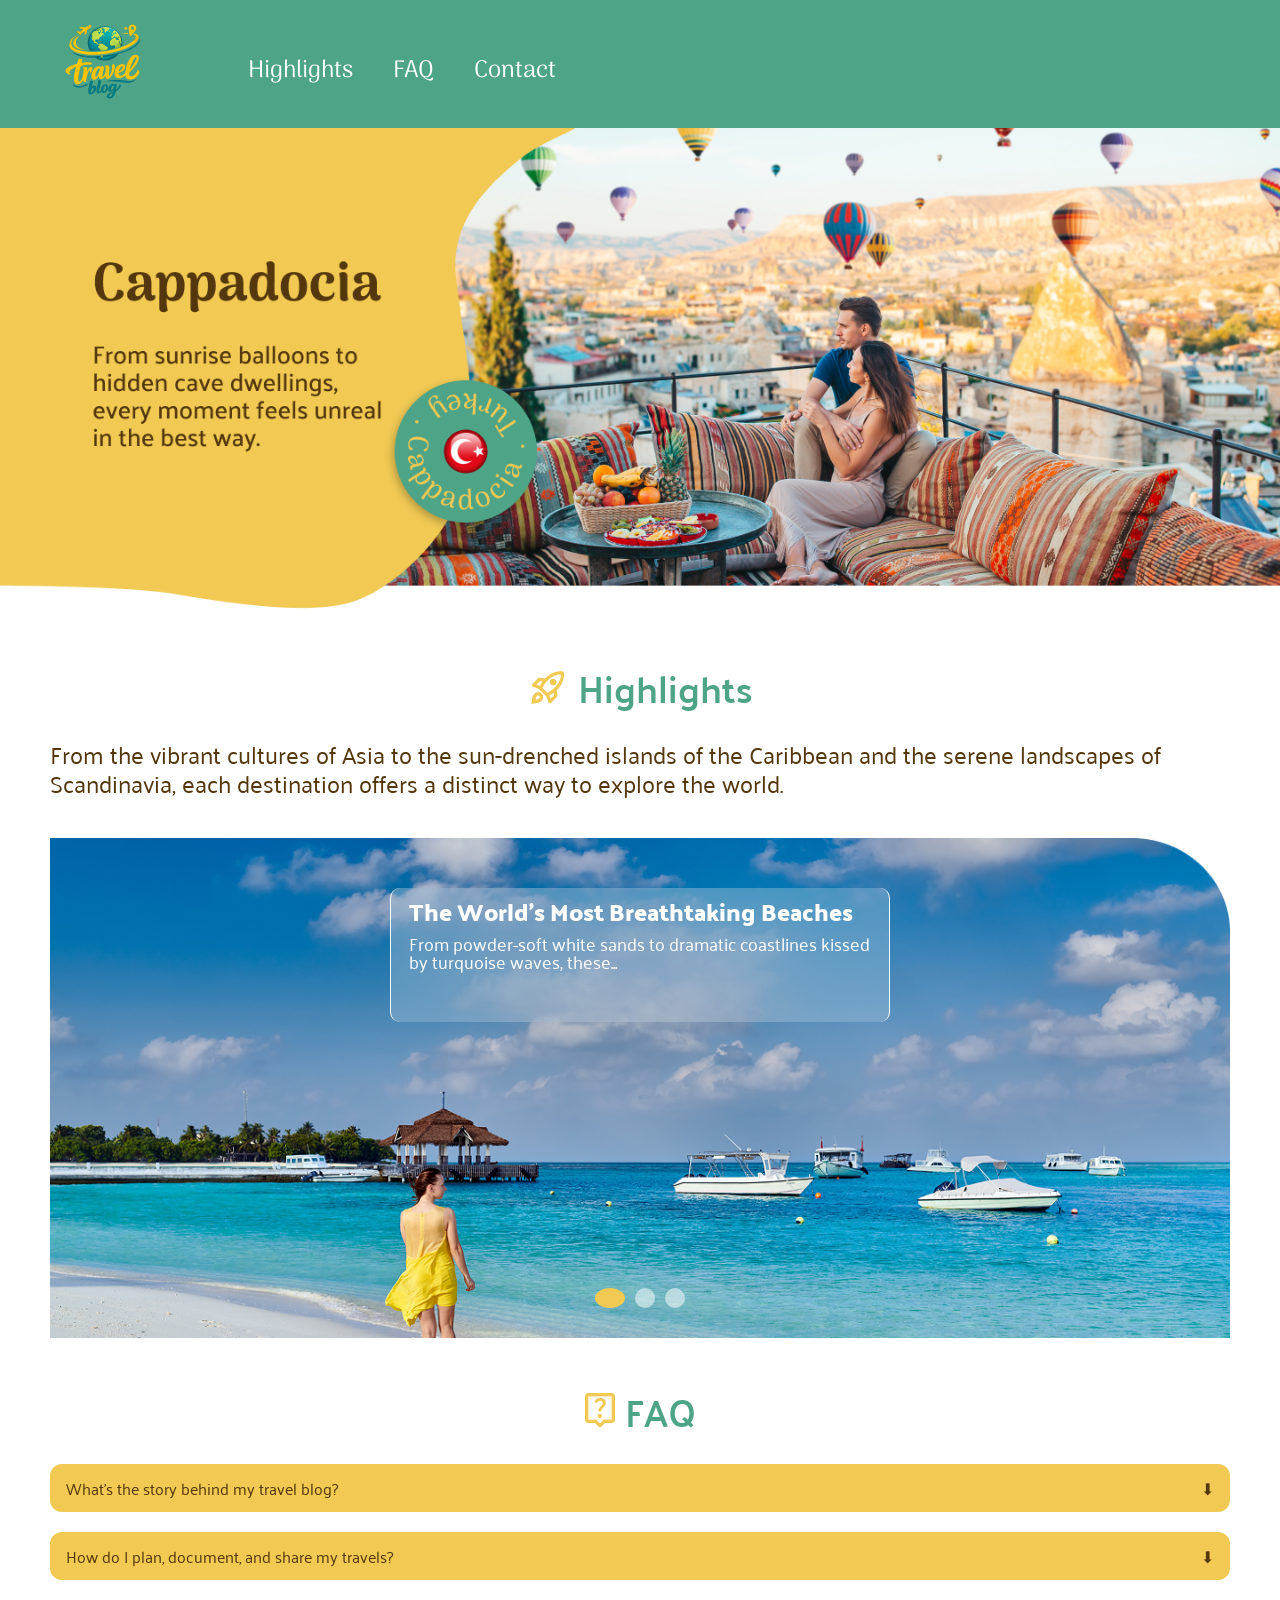
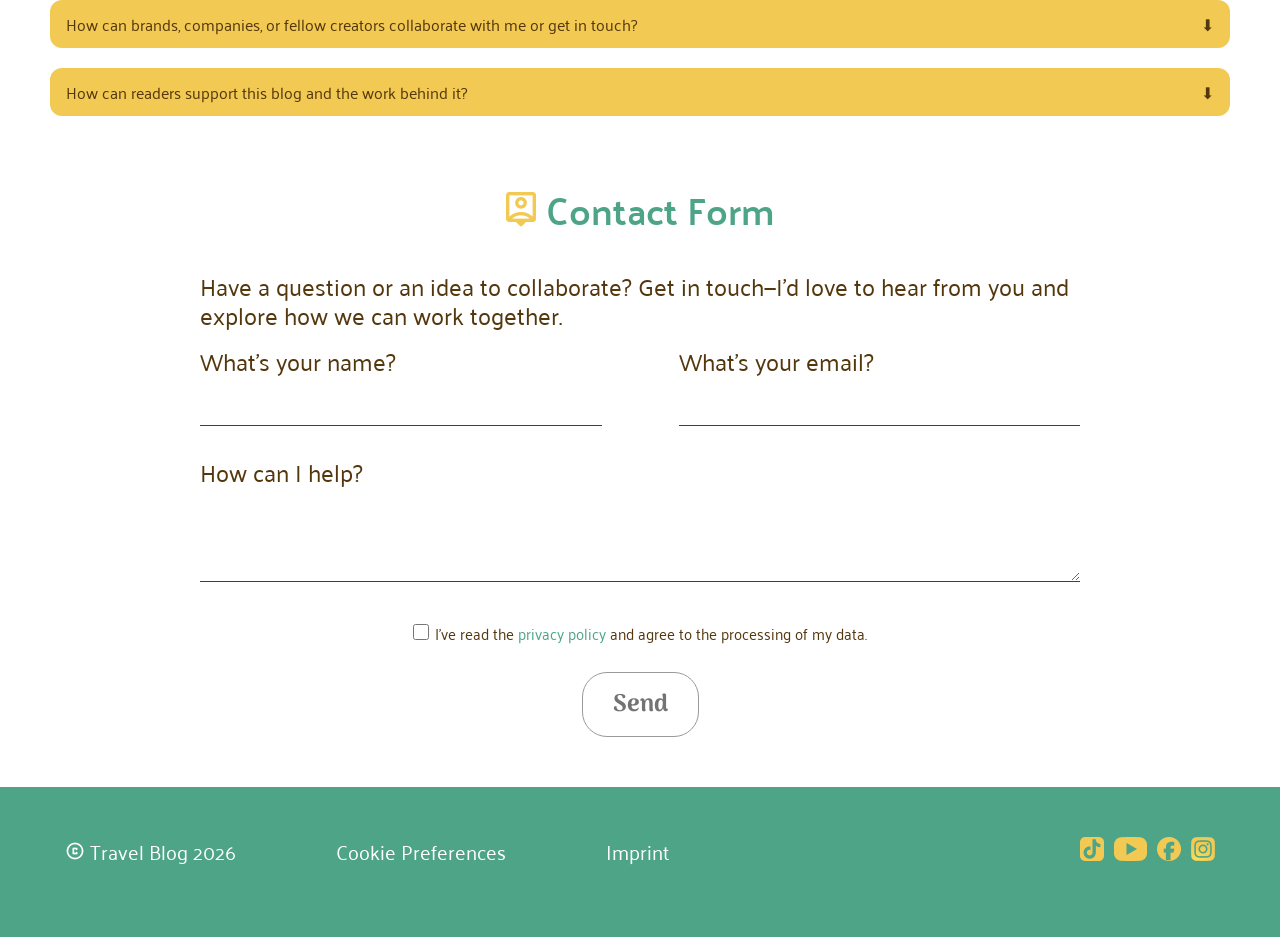
<file: index.html>
<!doctype html>
<html lang="en">
    <head>
        <meta charset="UTF-8" />
        <meta name="viewport" content="width=device-width, initial-scale=1.0" />
        <link rel="shortcut icon" href="./assets/icons/travel-blog-logo.png" type="image/x-icon" />
        <link rel="stylesheet" href="./css/header-footer.css" />
        <link rel="stylesheet" href="./css/fonts.css" />
        <link rel="stylesheet" href="./css/style.css" />

        <title>Travel-Blog</title>
    </head>
    <body id="home">
        <!-- ------------------------------------------------------------ -->
        <header>
            <div class="header-content">
                <a href="index.html"><img src="./assets/icons/travel-blog-logo.png" alt="Travel Blog Logo" /></a>
                <nav class="header-nav-bar">
                    <ul>
                        <li><a href="index.html#highlights">Highlights</a></li>
                        <li><a href="index.html#faq">FAQ</a></li>
                        <li><a href="index.html#contact">Contact</a></li>
                    </ul>
                </nav>
            </div>
        </header>
        <!-- ------------------------------------------------------------ -->
        <main>
            <div class="desktop-animation-placeholder">
                <img src="./assets/img/main-header-desktop.png" alt="Header Photo Copenhagen City View." />
            </div>
            <div class="slider">
                <div class="text">
                    <h1>Cappadocia</h1>
                    <p>From sunrise balloons to hidden cave dwellings, every moment feels unreal in the best way.</p>
                </div>
                <img src="./assets/img/main-header-mobile.png" class="img img1" />
                <img src="./assets/img/overlay-mobile.png" class="img img2" />
                <img src="./assets/icons/turkey-icon.png" class="img3" />
                <img src="./assets/icons/turkey-flag-icon.png" class="img4" />
            </div>

            <div class="content">
                <section class="highlight-section" id="highlights">
                    <div class="headline">
                        <img src="./assets/icons/rocket-launch-gelb.png" alt="Rocket Icon" />
                        <h2>Highlights</h2>
                    </div>
                    <p>
                        From the vibrant cultures of Asia to the sun-drenched islands of the Caribbean and the serene
                        landscapes of Scandinavia, each destination offers a distinct way to explore the world.
                    </p>
                    <section class="highlights-slider">
                        <input type="radio" name="slide" id="s1" checked />
                        <input type="radio" name="slide" id="s2" />
                        <input type="radio" name="slide" id="s3" />

                        <div class="slides">
                            <a href="article-1.html" class="slide">
                                <picture>
                                    <source media="(max-width: 767px)" srcset="./assets/img/header-photo-5.png" />
                                    <img src="./assets/img/header-photo-1.png" alt="Header Photo Woman at the beach." />
                                </picture>

                                <div class="caption">
                                    <h4>The World’s Most Breathtaking Beaches</h4>
                                    <p>
                                        From powder-soft white sands to dramatic coastlines kissed by turquoise waves,
                                        these...
                                    </p>
                                </div>
                            </a>

                            <a href="article-2.html" class="slide">
                                <picture>
                                    <source media="(max-width: 767px)" srcset="./assets/img/header-photo-6.png" />
                                    <img
                                        src="./assets/img/header-photo-2.png"
                                        alt="Header Photo Copenhagen City View."
                                    />
                                </picture>
                                <div class="caption">
                                    <h4>Copenhagen in 3 Days: Big Experiences, Smart Spending</h4>
                                    <p>
                                        Copenhagen in 3 Days: Big Experiences, Smart Spending Discover Copenhagen, where
                                        historic charm meets modern design, vibrant cycling...
                                    </p>
                                </div>
                            </a>

                            <a href="article-3.html" class="slide">
                                <picture>
                                    <source media="(max-width: 767px)" srcset="./assets/img/header-photo-7.png" />
                                    <img src="./assets/img/header-photo-3.png" alt="Header Photo Pattaya City." />
                                </picture>
                                <div class="caption">
                                    <h4>Pattaya Pulse: Food, Sun and Neon Nights</h4>
                                    <p>
                                        From bustling promenades to nearby islands, the city offers an energetic and
                                        diverse escape...
                                    </p>
                                </div>
                            </a>
                        </div>

                        <div class="nav">
                            <label for="s1"></label>
                            <label for="s2"></label>
                            <label for="s3"></label>
                        </div>
                    </section>
                </section>

                <section class="faq-section" id="faq">
                    <div class="headline">
                        <img src="./assets/icons/live-help-gelb.png" alt="Help Icon" />
                        <h2>FAQ</h2>
                    </div>

                    <details class="dropdown">
                        <summary>What’s the story behind my travel blog?</summary>

                        <div class="content">
                            <p>
                                Lorem ipsum dolor sit amet consectetur. Egestas a enim vestibulum malesuada. Ante in
                                commodo porta scelerisque turpis gravida semper. Lorem ipsum dolor sit amet consectetur.
                                Egestas a enim vestibulum malesuada. Ante in commodo porta scelerisque turpis gravida
                                semper.
                            </p>
                        </div>
                    </details>

                    <details class="dropdown">
                        <summary>How do I plan, document, and share my travels?</summary>

                        <div class="content">
                            <p>
                                Lorem ipsum dolor sit amet consectetur. Egestas a enim vestibulum malesuada. Ante in
                                commodo porta scelerisque turpis gravida semper. Lorem ipsum dolor sit amet consectetur.
                                Egestas a enim vestibulum malesuada. Ante in commodo porta scelerisque turpis gravida
                                semper.
                            </p>
                        </div>
                    </details>

                    <details class="dropdown">
                        <summary>
                            How can brands, companies, or fellow creators collaborate with me or get in touch?
                        </summary>

                        <div class="content">
                            <p>
                                Lorem ipsum dolor sit amet consectetur. Egestas a enim vestibulum malesuada. Ante in
                                commodo porta scelerisque turpis gravida semper. Lorem ipsum dolor sit amet consectetur.
                                Egestas a enim vestibulum malesuada. Ante in commodo porta scelerisque turpis gravida
                                semper.
                            </p>
                        </div>
                    </details>

                    <details class="dropdown">
                        <summary>How can readers support this blog and the work behind it?</summary>

                        <div class="content">
                            <p>
                                Lorem ipsum dolor sit amet consectetur. Egestas a enim vestibulum malesuada. Ante in
                                commodo porta scelerisque turpis gravida semper. Lorem ipsum dolor sit amet consectetur.
                                Egestas a enim vestibulum malesuada. Ante in commodo porta scelerisque turpis gravida
                                semper.
                            </p>
                        </div>
                    </details>
                </section>

                <form class="contact-form" id="contact">
                    <div class="headline">
                        <img src="./assets/icons/person-pin-gelb.png" alt="Contact Icon" />
                        <h2>Contact Form</h2>
                    </div>
                    <p>
                        Have a question or an idea to collaborate? Get in touch—I’d love to hear from you and explore
                        how we can work together.
                    </p>

                    <div class="contact-form-name-email">
                        <label>
                            What’s your name?
                            <input type="text" name="name" required />
                        </label>

                        <label>
                            What’s your email?
                            <input type="email" name="email" required />
                        </label>
                    </div>
                    <label>
                        How can I help?
                        <textarea name="message" rows="4" required></textarea>
                    </label>

                    <label class="checkbox">
                        <input type="checkbox" required />
                        <span>
                            I’ve read the <a href="#">privacy policy</a> and agree to the processing of my data.
                        </span>
                    </label>

                    <button type="submit">Send</button>
                </form>
            </div>
        </main>

        <footer>
            <div class="footer-content">
                <div class="footer-left">
                    <a href="imprint.html"><p>Imprint</p></a>
                    <p>Cookie Preferences</p>
                    <div class="copyright">
                        <img src="./assets/icons/copyright-icon.png" alt="Copyright Icon" />
                        <p>Travel Blog 2026</p>
                    </div>
                </div>
                <div class="footer-right">
                    <div class="social-links">
                        <a href="https://www.tiktok.com" target="_blank"
                            ><img src="./assets/icons/tiktok-icon.png" alt="TikTok Icon"
                        /></a>
                        <a href="https://www.youtube.com" target="_blank"
                            ><img src="./assets/icons/youtube-icon.png" alt="YouTube Icon"
                        /></a>
                        <a href="https://www.facebook.com" target="_blank"
                            ><img src="./assets/icons/facebook-icon.png" alt="Facebook Icon"
                        /></a>
                        <a href="https://www.instagram.com" target="_blank"
                            ><img src="./assets/icons/instagram-icon.png" alt="Instagram Icon"
                        /></a>
                    </div>
                </div>
            </div>
            <div class="footer-navigation">
                <nav class="footer-nav-bar">
                    <ul>
                        <li>
                            <a href="index.html#home"><img src="./assets/icons/home.png" alt="Home Icon" /></a>
                        </li>
                        <li>
                            <a href="index.html#highlights"
                                ><img src="./assets/icons/rocket-launch.png" alt="Rocket Icon"
                            /></a>
                        </li>
                        <li>
                            <a href="index.html#faq"><img src="./assets/icons/live-help.png" alt="FAQ Icon" /></a>
                        </li>
                        <li>
                            <a href="index.html#contact"
                                ><img src="./assets/icons/person-pin.png" alt="Contact Icon"
                            /></a>
                        </li>
                    </ul>
                </nav>
            </div>
        </footer>
    </body>
</html>
</file>
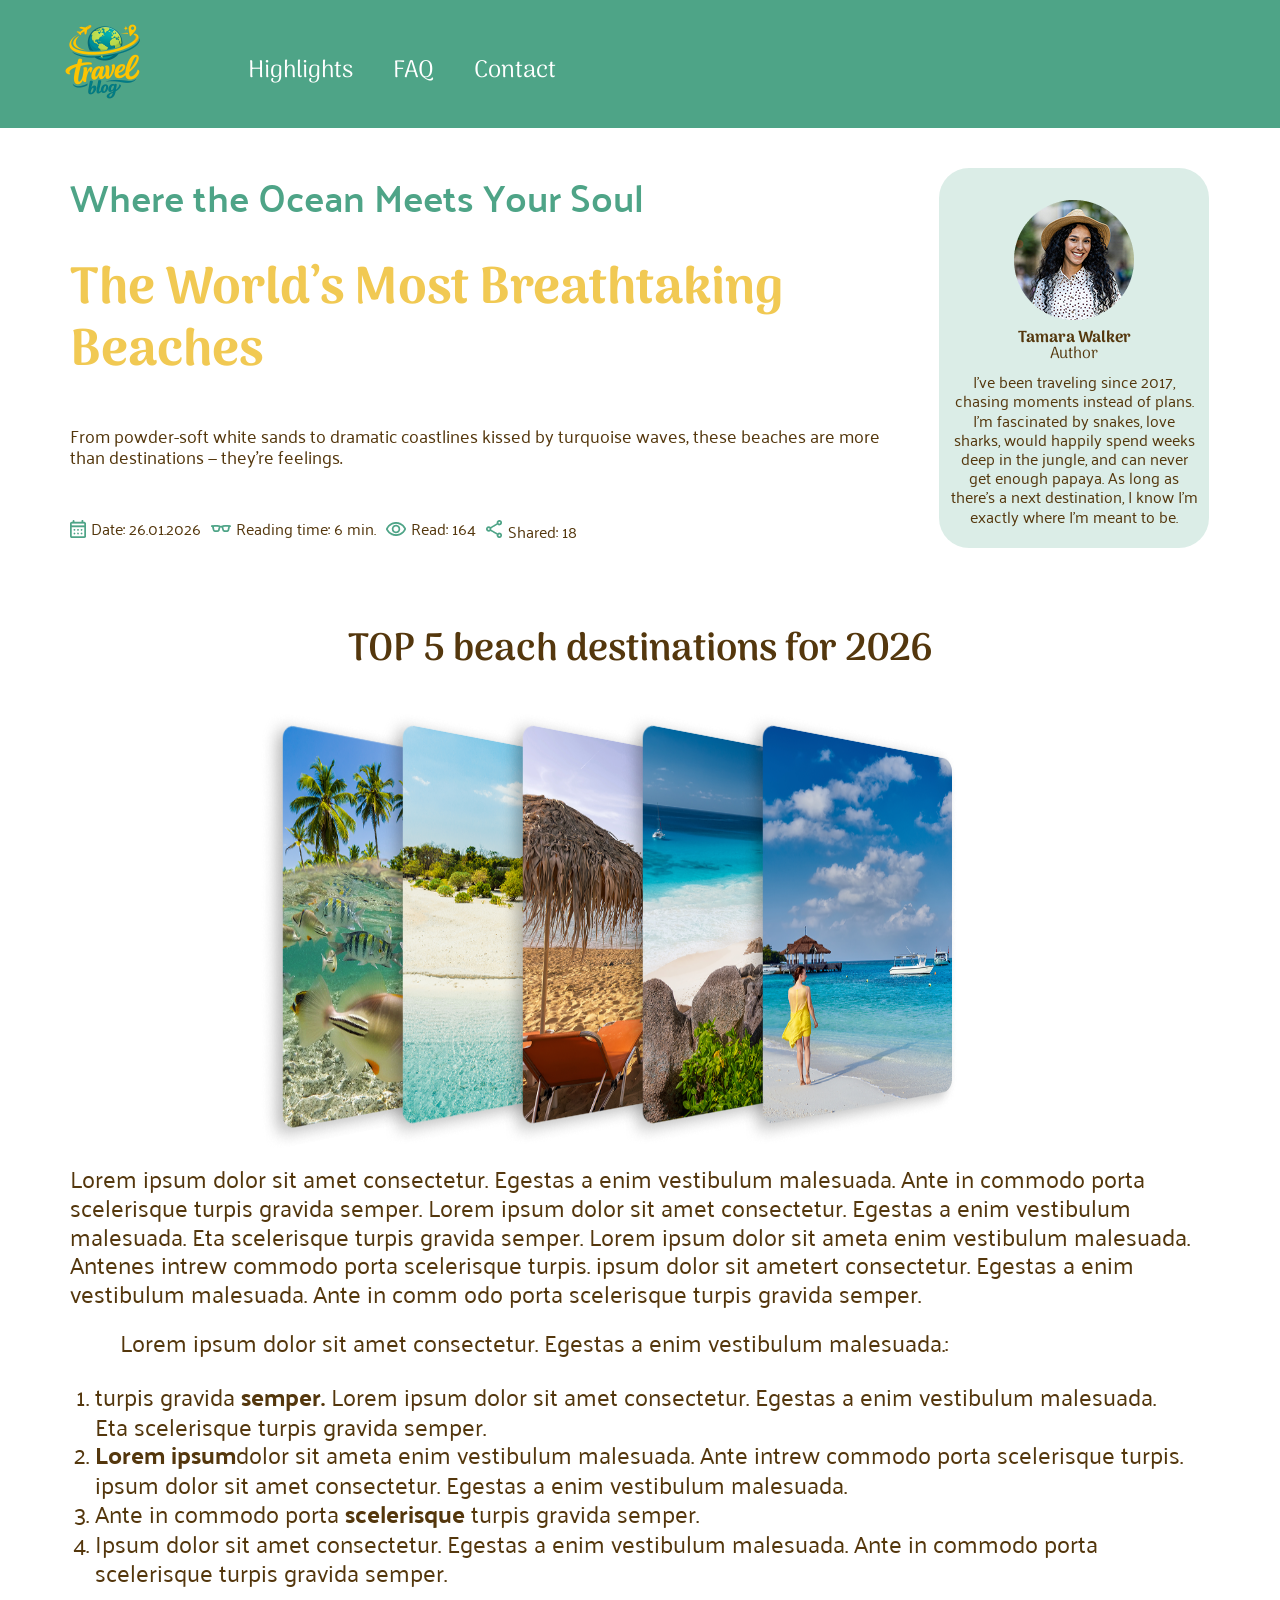
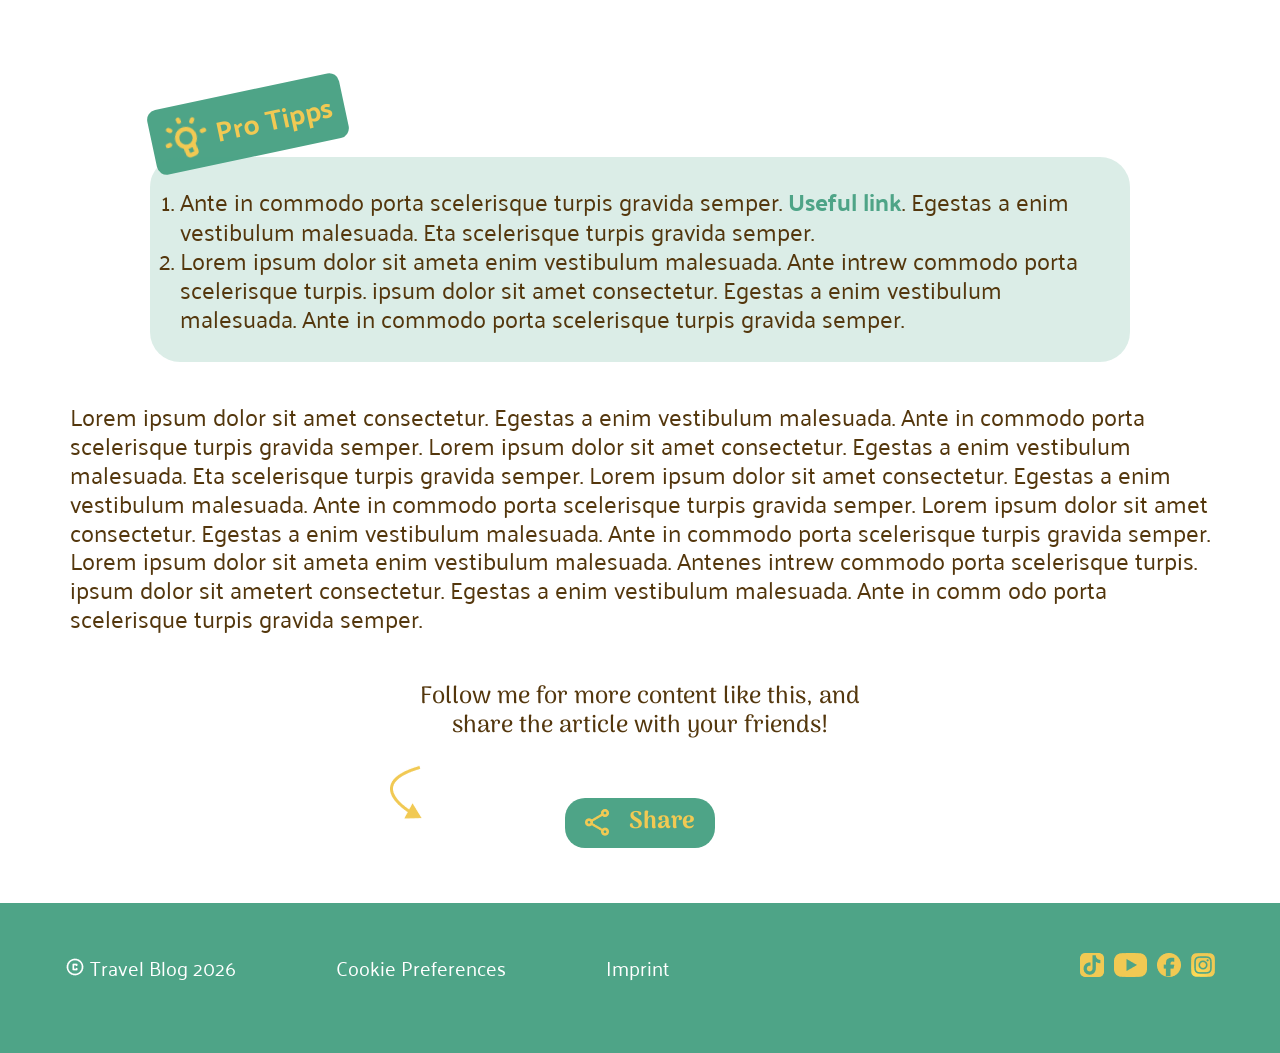
<file: article-1.html>
<!doctype html>
<html lang="en">
    <head>
        <meta charset="UTF-8" />
        <meta name="viewport" content="width=device-width, initial-scale=1.0" />
        <title>Article 1</title>
        <link rel="shortcut icon" href="./assets/icons/travel-blog-logo.png" type="image/x-icon" />
        <link rel="stylesheet" href="./css/header-footer.css" />
        <link rel="stylesheet" href="./css/fonts.css" />
        <link rel="stylesheet" href="./css/article-standard.css" />
        <link rel="stylesheet" href="./css/article-1.css" />
    </head>
    <body>
        <header>
            <div class="header-content">
                <a href="index.html"><img src="./assets/icons/travel-blog-logo.png" alt="Travel Blog Logo" /></a>
                <nav class="header-nav-bar">
                    <ul>
                        <li><a href="index.html#highlights">Highlights</a></li>
                        <li><a href="index.html#faq">FAQ</a></li>
                        <li><a href="index.html#contact">Contact</a></li>
                    </ul>
                </nav>
            </div>
        </header>
        <main>
            <article class="main-content">
                <!-- ------------------------------------------------------------------------------------- -->
                <section class="article-landing-section">
                    <div class="article-landing-section-left">
                        <h2>Where the Ocean Meets Your Soul</h2>
                        <h1>The World’s Most Breathtaking Beaches</h1>
                        <p class="intro-text">
                            From powder-soft white sands to dramatic coastlines kissed by turquoise waves, these beaches
                            are more than destinations — they’re feelings.
                        </p>

                        <div class="article-status">
                            <div class="item">
                                <img src="./assets/icons/calendar-icon.png" alt="Calender Icon" />
                                <span>Date: 26.01.2026</span>
                            </div>

                            <div class="item">
                                <img class="glasses-icon" src="./assets/icons/eyeglasses-icon.png" alt="Glasses Icon" />
                                <span> Reading time: 6 min.</span>
                            </div>

                            <div class="item">
                                <img src="./assets/icons/visibility-icon.png" alt="Visibility Icon" />
                                <span>Read: 164</span>
                            </div>

                            <div class="item">
                                <p>
                                    <img src="./assets/icons/share-icon-green.png" alt="Share Icon" />
                                    <span>Shared: 18</span>
                                </p>
                            </div>
                        </div>
                    </div>

                    <div class="article-landing-section-right">
                        <div class="author">
                            <img src="./assets/img/author-image.png" alt="Author Image" />
                            <p class="author-name">Tamara Walker</p>
                            <p class="author-text">Author</p>
                            <span>
                                I’ve been traveling since 2017, chasing moments instead of plans. I’m fascinated by
                                snakes, love sharks, would happily spend weeks deep in the jungle, and can never get
                                enough papaya. As long as there’s a next destination, I know I’m exactly where I’m meant
                                to be.</span
                            >
                        </div>
                    </div>
                </section>
                <!-- ----------- -->
                <h3>TOP 5 beach destinations for 2026</h3>
                <section class="photo-slider">
                    <section class="slider-b">
                        <img class="slider-b-element" src="./assets/img/cards-1.png" alt="" />
                        <img class="slider-b-element" src="./assets/img/cards-4.png" alt="" />
                        <img class="slider-b-element" src="./assets/img/cards-5.png" alt="" />
                        <img class="slider-b-element" src="./assets/img/cards-2.png" alt="" />
                        <img class="slider-b-element" src="./assets/img/cards-3.png" alt="" />
                    </section>
                    <section class="slider-a">
                        <input type="radio" name="slider" value="one" checked id="s1" checked />
                        <input type="radio" name="slider" value="two" id="s2" />
                        <input type="radio" name="slider" value="three" id="s3" />
                        <input type="radio" name="slider" value="four" id="s4" />
                        <input type="radio" name="slider" value="five" id="s5" />

                        <div class="slider-a-wrapper">
                            <img class="slider-a-element element-one" src="./assets/img/cards-1.png" alt="" />
                            <img class="slider-a-element element-two" src="./assets/img/cards-4.png" alt="" />
                            <img class="slider-a-element element-three" src="./assets/img/cards-5.png" alt="" />
                            <img class="slider-a-element element-four" src="./assets/img/cards-2.png" alt="" />
                            <img class="slider-a-element element-five" src="./assets/img/cards-3.png" alt="" />
                        </div>
                        <div class="nav">
                            <label for="s1"></label>
                            <label for="s2"></label>
                            <label for="s3"></label>
                            <label for="s4"></label>
                            <label for="s5"></label>
                        </div>
                    </section>
                </section>
                <section class="textarea">
                    <div class="text">
                        <p>
                            Lorem ipsum dolor sit amet consectetur. Egestas a enim vestibulum malesuada. Ante in commodo
                            porta scelerisque turpis gravida semper. Lorem ipsum dolor sit amet consectetur. Egestas a
                            enim vestibulum malesuada. Eta scelerisque turpis gravida semper. Lorem ipsum dolor sit
                            ameta enim vestibulum malesuada. Antenes intrew commodo porta scelerisque turpis. ipsum
                            dolor sit ametert consectetur. Egestas a enim vestibulum malesuada. Ante in comm odo porta
                            scelerisque turpis gravida semper.
                        </p>
                    </div>
                </section>
                <section class="list-sec">
                    <div class="list">
                        <div class="list-p">
                            <p>Lorem ipsum dolor sit amet consectetur. Egestas a enim vestibulum malesuada.:</p>
                        </div>
                        <ol class="list-ol">
                            <li>
                                turpis gravida <span class="bold">semper.</span> Lorem ipsum dolor sit amet consectetur.
                                Egestas a enim vestibulum malesuada. Eta scelerisque turpis gravida semper.
                            </li>
                            <li>
                                <span class="bold">Lorem ipsum</span>dolor sit ameta enim vestibulum malesuada. Ante
                                intrew commodo porta scelerisque turpis. ipsum dolor sit amet consectetur. Egestas a
                                enim vestibulum malesuada.
                            </li>
                            <li>Ante in commodo porta <span class="bold">scelerisque</span> turpis gravida semper.</li>
                            <li>
                                Ipsum dolor sit amet consectetur. Egestas a enim vestibulum malesuada. Ante in commodo
                                porta scelerisque turpis gravida semper.
                            </li>
                        </ol>
                    </div>
                </section>
                <!-- ----------- -->
                <section class="pro-tip">
                    <div class="mini-box">
                        <div class="light">
                            <img src="./assets/icons/glühbirne.png" alt="Glühbirne Image" />
                            <p>Pro Tipps</p>
                        </div>
                    </div>
                    <section class="big-box">
                        <div class="box-text">
                            <ol>
                                <li>
                                    Ante in commodo porta scelerisque turpis gravida semper.
                                    <span class="box-fett">Useful link</span>. Egestas a enim vestibulum malesuada. Eta
                                    scelerisque turpis gravida semper.
                                </li>
                                <li>
                                    Lorem ipsum dolor sit ameta enim vestibulum malesuada. Ante intrew commodo porta
                                    scelerisque turpis. ipsum dolor sit amet consectetur. Egestas a enim vestibulum
                                    malesuada. Ante in commodo porta scelerisque turpis gravida semper.
                                </li>
                            </ol>
                        </div>
                    </section>
                </section>
                <!-- ----------- -->
                <section class="lorem">
                    <p>
                        Lorem ipsum dolor sit amet consectetur. Egestas a enim vestibulum malesuada. Ante in commodo
                        porta scelerisque turpis gravida semper. Lorem ipsum dolor sit amet consectetur. Egestas a enim
                        vestibulum malesuada. Eta scelerisque turpis gravida semper. Lorem ipsum dolor sit amet
                        consectetur. Egestas a enim vestibulum malesuada. Ante in commodo porta scelerisque turpis
                        gravida semper. Lorem ipsum dolor sit amet<!--<br />-->
                        consectetur.<!--<br />-->
                        Egestas a enim vestibulum malesuada. Ante in commodo porta scelerisque turpis gravida semper.
                        Lorem ipsum dolor sit ameta enim vestibulum malesuada. Antenes intrew commodo porta scelerisque
                        turpis. ipsum dolor sit ametert consectetur. Egestas a enim vestibulum malesuada. Ante in comm
                        odo porta scelerisque turpis gravida semper.
                    </p>
                </section>
                <section class="follow-me-section">
                    <h4>Follow me for more content like this, and share the article with your friends!</h4>
                    <img src="./assets/icons/arrow-icon.png" alt="Arrow Icon" />
                    <div class="share-button">
                        <img src="./assets/icons/share-icon-yellow.png" alt="Share Icon" />
                        <p>Share</p>
                    </div>
                </section>
            </article>
        </main>
        <footer>
            <div class="footer-content">
                <div class="footer-left">
                    <a href="imprint.html" target="_blank">
                        <p>Imprint</p>
                    </a>
                    <p>Cookie Preferences</p>
                    <div class="copyright">
                        <img src="./assets/icons/copyright-icon.png" alt="Copyright Icon" />
                        <p>Travel Blog 2026</p>
                    </div>
                </div>
                <div class="footer-right">
                    <div class="social-links">
                        <a href="https://www.tiktok.com" target="_blank"
                            ><img src="./assets/icons/tiktok-icon.png" alt="TikTok Icon"
                        /></a>
                        <a href="https://www.youtube.com" target="_blank"
                            ><img src="./assets/icons/youtube-icon.png" alt="YouTube Icon"
                        /></a>
                        <a href="https://www.facebook.com" target="_blank"
                            ><img src="./assets/icons/facebook-icon.png" alt="Facebook Icon"
                        /></a>
                        <a href="https://www.instagram.com" target="_blank"
                            ><img src="./assets/icons/instagram-icon.png" alt="Instagram Icon"
                        /></a>
                    </div>
                </div>
            </div>
            <div class="footer-navigation">
                <nav class="footer-nav-bar">
                    <ul>
                        <li>
                            <a href="index.html#home"><img src="./assets/icons/home.png" alt="Home Icon" /></a>
                        </li>
                        <li>
                            <a href="index.html#highlights"
                                ><img src="./assets/icons/rocket-launch.png" alt="Rocket Icon"
                            /></a>
                        </li>
                        <li>
                            <a href="index.html#faq"><img src="./assets/icons/live-help.png" alt="FAQ Icon" /></a>
                        </li>
                        <li>
                            <a href="index.html#contact"
                                ><img src="./assets/icons/person-pin.png" alt="Contact Icon"
                            /></a>
                        </li>
                    </ul>
                </nav>
            </div>
        </footer>
    </body>
</html>
</file>
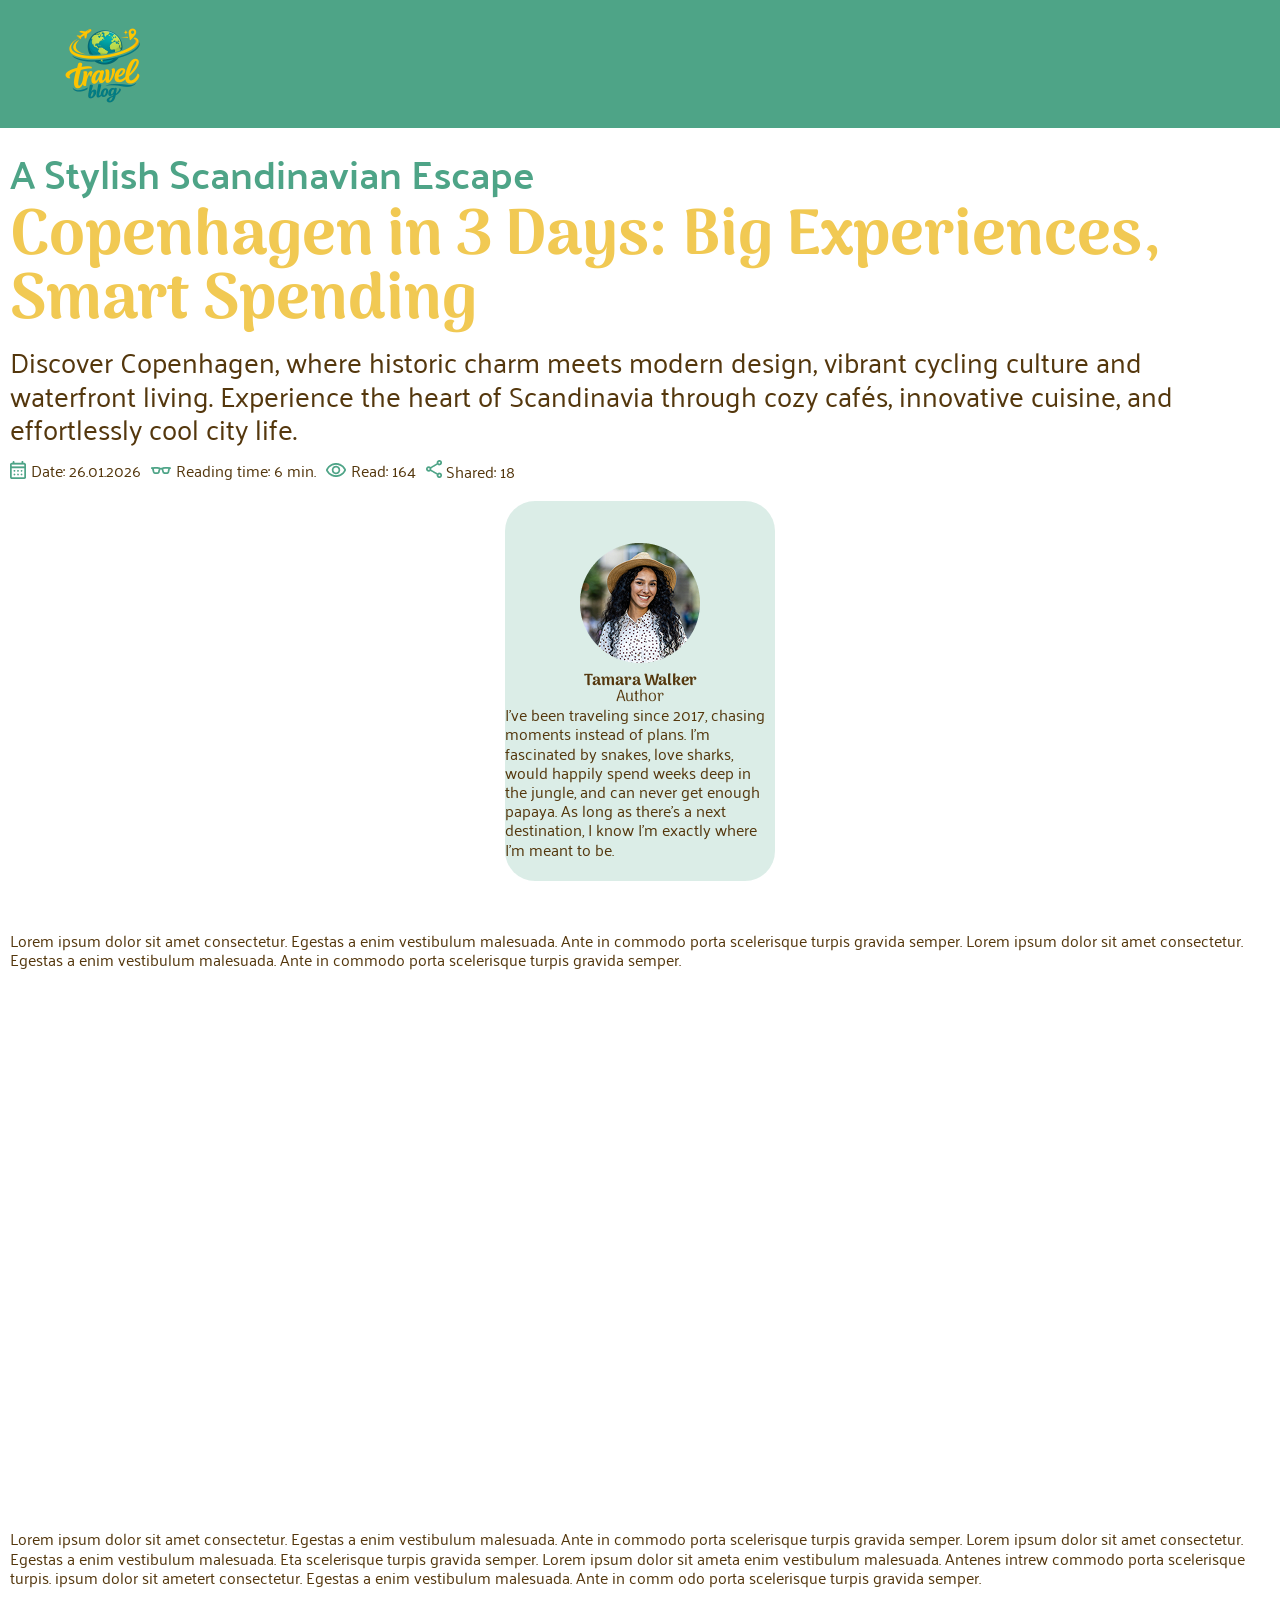
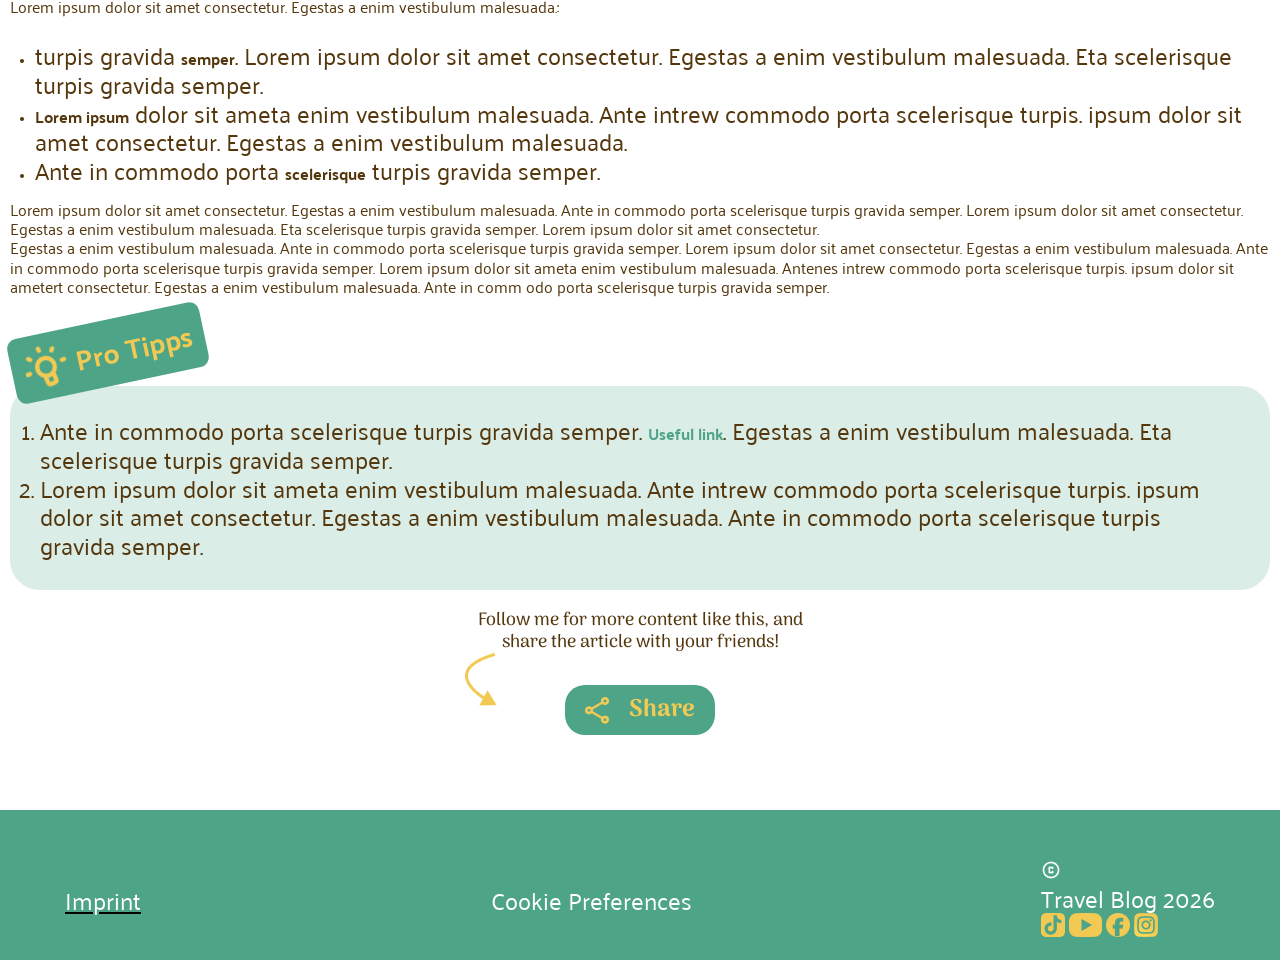
<file: article-2-desktop.html>
<!doctype html>
<html lang="de">
    <head>
        <meta charset="UTF-8" />
        <meta name="viewport" content="width=device-width, initial-scale=1.0" />
        <link
            rel="shortcut icon"
            href="./assets/icons/travel-blog-logo.png"
            type="image/x-icon"
        />
        <link rel="stylesheet" href="./css/header-footer.css" />
        <link rel="stylesheet" href="./css/fonts.css" />
        <link rel="stylesheet" href="./css/article-2-desktop.css" />
        <title>Travel-Blog</title>
    </head>
    <body>
        <header>
            <div class="header-content">
                <img
                    src="./assets/icons/travel-blog-logo.png"
                    alt="Travel Blog Logo"
                />
            </div>
        </header>
        <main>
            <content class="content">
                <div class="article-landing-section">
                    <div class="article-landing-section-left">
                        <h2>A Stylish Scandinavian Escape</h2>
                        <h1>Copenhagen in 3 Days: Big Experiences, Smart Spending</h1>
                        <p class="intro-text">
                            Discover Copenhagen, where historic charm meets modern design, vibrant cycling culture and waterfront living. Experience the heart of Scandinavia through cozy cafés, innovative cuisine, and effortlessly cool city life.
                        </p>

                        <div class="article-status">
                            <div class="item">
                                <img src="./assets/icons/calendar-icon.png" alt="Calender Icon" />
                                <span>Date: 26.01.2026</span>
                            </div>

                            <div class="item">
                                <img class="glasses-icon" src="./assets/icons/eyeglasses-icon.png" alt="Glasses Icon" />
                                <span> Reading time: 6 min.</span>
                            </div>

                            <div class="item">
                                <img src="./assets/icons/visibility-icon.png" alt="Visibility Icon" />
                                <span>Read: 164</span>
                            </div>

                            <div class="item">
                                <p>
                                    <img src="./assets/icons/share-icon-green.png" alt="Share Icon" />
                                    <span>Shared: 18</span>
                                </p>
                            </div>
                        </div>
                    </div>

                    <div class="article-landing-section-right">
                        <div class="author">
                            <img src="./assets/img/author-image.png" alt="Author Image" />
                            <p class="author-name">Tamara Walker</p>
                            <p class="author-text">Author</p>
                            <span>
                                I’ve been traveling since 2017, chasing moments instead of plans. I’m fascinated by
                                snakes, love sharks, would happily spend weeks deep in the jungle, and can never get
                                enough papaya. As long as there’s a next destination, I know I’m exactly where I’m meant
                                to be.
                            </span>
                        </div>
                    </div>
                </div>
                <p>
                    Lorem ipsum dolor sit amet consectetur. Egestas a enim
                    vestibulum malesuada. Ante in commodo porta scelerisque
                    turpis gravida semper. Lorem ipsum dolor sit amet
                    consectetur. Egestas a enim vestibulum malesuada. Ante in
                    commodo porta scelerisque turpis gravida semper.
                </p>
                <div class="video">
                <iframe class="yt-video" width="931" height="520" src="https://www.youtube-nocookie.com/embed/Kj3M2EF3mU8?si=HF4LerHoe7R4_mgR&amp;controls=0" title="YouTube video player" frameborder="0" allow="accelerometer; autoplay; clipboard-write; encrypted-media; gyroscope; picture-in-picture; web-share" referrerpolicy="strict-origin-when-cross-origin" allowfullscreen></iframe>
                </div>
                <p>
                    Lorem ipsum dolor sit amet consectetur. Egestas a enim vestibulum malesuada. 
                    Ante in commodo porta scelerisque turpis gravida semper.  
                    Lorem ipsum dolor sit amet consectetur. 
                    Egestas a enim vestibulum malesuada. 
                    Eta scelerisque turpis gravida semper. 
                    Lorem ipsum dolor sit ameta enim vestibulum malesuada. 
                    Antenes intrew commodo porta scelerisque turpis. 
                    ipsum dolor sit ametert consectetur. 
                    Egestas a enim vestibulum malesuada. 
                    Ante in comm odo porta scelerisque turpis gravida semper. 
                </p>
                <div class="list">
                    <p class="list-text">
                        Lorem ipsum dolor sit amet consectetur. Egestas a enim
                        vestibulum malesuada.:
                    </p>
                    <ul class="list-ul">
                        <li>
                            turpis gravida
                            <span class="text-fett">semper</span>. Lorem ipsum
                            dolor sit amet consectetur. Egestas a enim
                            vestibulum malesuada. Eta scelerisque turpis gravida
                            semper.
                        </li>
                        <li>
                            <span class="text-fett">Lorem ipsum</span> dolor sit
                            ameta enim vestibulum malesuada. Ante intrew commodo
                            porta scelerisque turpis. ipsum dolor sit amet
                            consectetur. Egestas a enim vestibulum malesuada.
                        </li>
                        <li>
                            Ante in commodo porta
                            <span class="text-fett">scelerisque</span> turpis
                            gravida semper.
                        </li>
                    </ul>
                </div>
                <p class="text-mid">
                    Lorem ipsum dolor sit amet consectetur. Egestas a enim
                    vestibulum malesuada. Ante in commodo porta scelerisque
                    turpis gravida semper. Lorem ipsum dolor sit amet
                    consectetur. Egestas a enim vestibulum malesuada. Eta
                    scelerisque turpis gravida semper. Lorem ipsum dolor sit
                    amet consectetur.<br>Egestas a enim vestibulum malesuada. Ante
                    in commodo porta scelerisque turpis gravida semper. Lorem
                    ipsum dolor sit amet consectetur. Egestas a enim vestibulum
                    malesuada. Ante in commodo porta scelerisque turpis gravida
                    semper. Lorem ipsum dolor sit ameta enim vestibulum
                    malesuada. Antenes intrew commodo porta scelerisque turpis.
                    ipsum dolor sit ametert consectetur. Egestas a enim
                    vestibulum malesuada. Ante in comm odo porta scelerisque
                    turpis gravida semper.
                </p>
                <div class="mini-box">
                    <div class="light">
                        <img
                            src="./assets/icons/glühbirne.png"
                            alt="Glühbirne Image"
                        />
                        <p>Pro Tipps</p>
                    </div>
                </div>
                <section class="big-box">
                    <div class="box-text">
                        <ol>
                            <li>
                                Ante in commodo porta scelerisque turpis gravida
                                semper.
                                <span class="box-fett">Useful link</span>.
                                Egestas a enim vestibulum malesuada. Eta
                                scelerisque turpis gravida semper.
                            </li>
                            <li>
                                Lorem ipsum dolor sit ameta enim vestibulum
                                malesuada. Ante intrew commodo porta scelerisque
                                turpis. ipsum dolor sit amet consectetur.
                                Egestas a enim vestibulum malesuada. Ante in
                                commodo porta scelerisque turpis gravida semper.
                            </li>
                        </ol>
                    </div>
                </section>
                <div class="follow-me-section">
                    <h4>Follow me for more content like this, and share the article with your friends!</h4>
                    <img src="./assets/icons/arrow-icon.png" alt="Arrow Icon" />
                    <div class="share-button">
                        <img src="./assets/icons/share-icon-yellow.png" alt="Share Icon" />
                        <p>Share</p>
                    </div>
                </div>
            </content>
        </main>
        <footer>
            <div class="footer-content">
                <a href="imprint.html" target="_blank"><p>Imprint</p></a>
                <p>Cookie Preferences</p>
                <div class="social-links">
                    <div class="copyright">
                        <img
                            src="./assets/icons/copyright-icon.png"
                            alt="Copyright Icon"
                        />
                        <p>Travel Blog 2026</p>
                    </div>
                    <a href="https://www.tiktok.com" target="_blank"
                        ><img
                            src="./assets/icons/tiktok-icon.png"
                            alt="TikTok Icon"
                    /></a>
                    <a href="https://www.youtube.com" target="_blank"
                        ><img
                            src="./assets/icons/youtube-icon.png"
                            alt="YouTube Icon"
                    /></a>
                    <a href="https://www.facebook.com" target="_blank"
                        ><img
                            src="./assets/icons/facebook-icon.png"
                            alt="Facebook Icon"
                    /></a>
                    <a href="https://www.instagram.com" target="_blank"
                        ><img
                            src="./assets/icons/instagram-icon.png"
                            alt="Instagram Icon"
                    /></a>
                </div>
            </div>
            <div class="footer-navigation">
                <nav class="footer-nav-bar">
                    <ul>
                        <li>
                            <a href="index.html#home"
                                ><img
                                    src="./assets/icons/home.png"
                                    alt="Home Icon"
                            /></a>
                        </li>
                        <li>
                            <a href="index.html#highlights"
                                ><img
                                    src="./assets/icons/rocket-launch.png"
                                    alt="Rocket Icon"
                            /></a>
                        </li>
                        <li>
                            <a href="index.html#faq"
                                ><img
                                    src="./assets/icons/live-help.png"
                                    alt="FAQ Icon"
                            /></a>
                        </li>
                        <li>
                            <a href="index.html#contact"
                                ><img
                                    src="./assets/icons/person-pin.png"
                                    alt="Contact Icon"
                            /></a>
                        </li>
                    </ul>
                </nav>
            </div>
        </footer>
    </body>
</html>
</file>
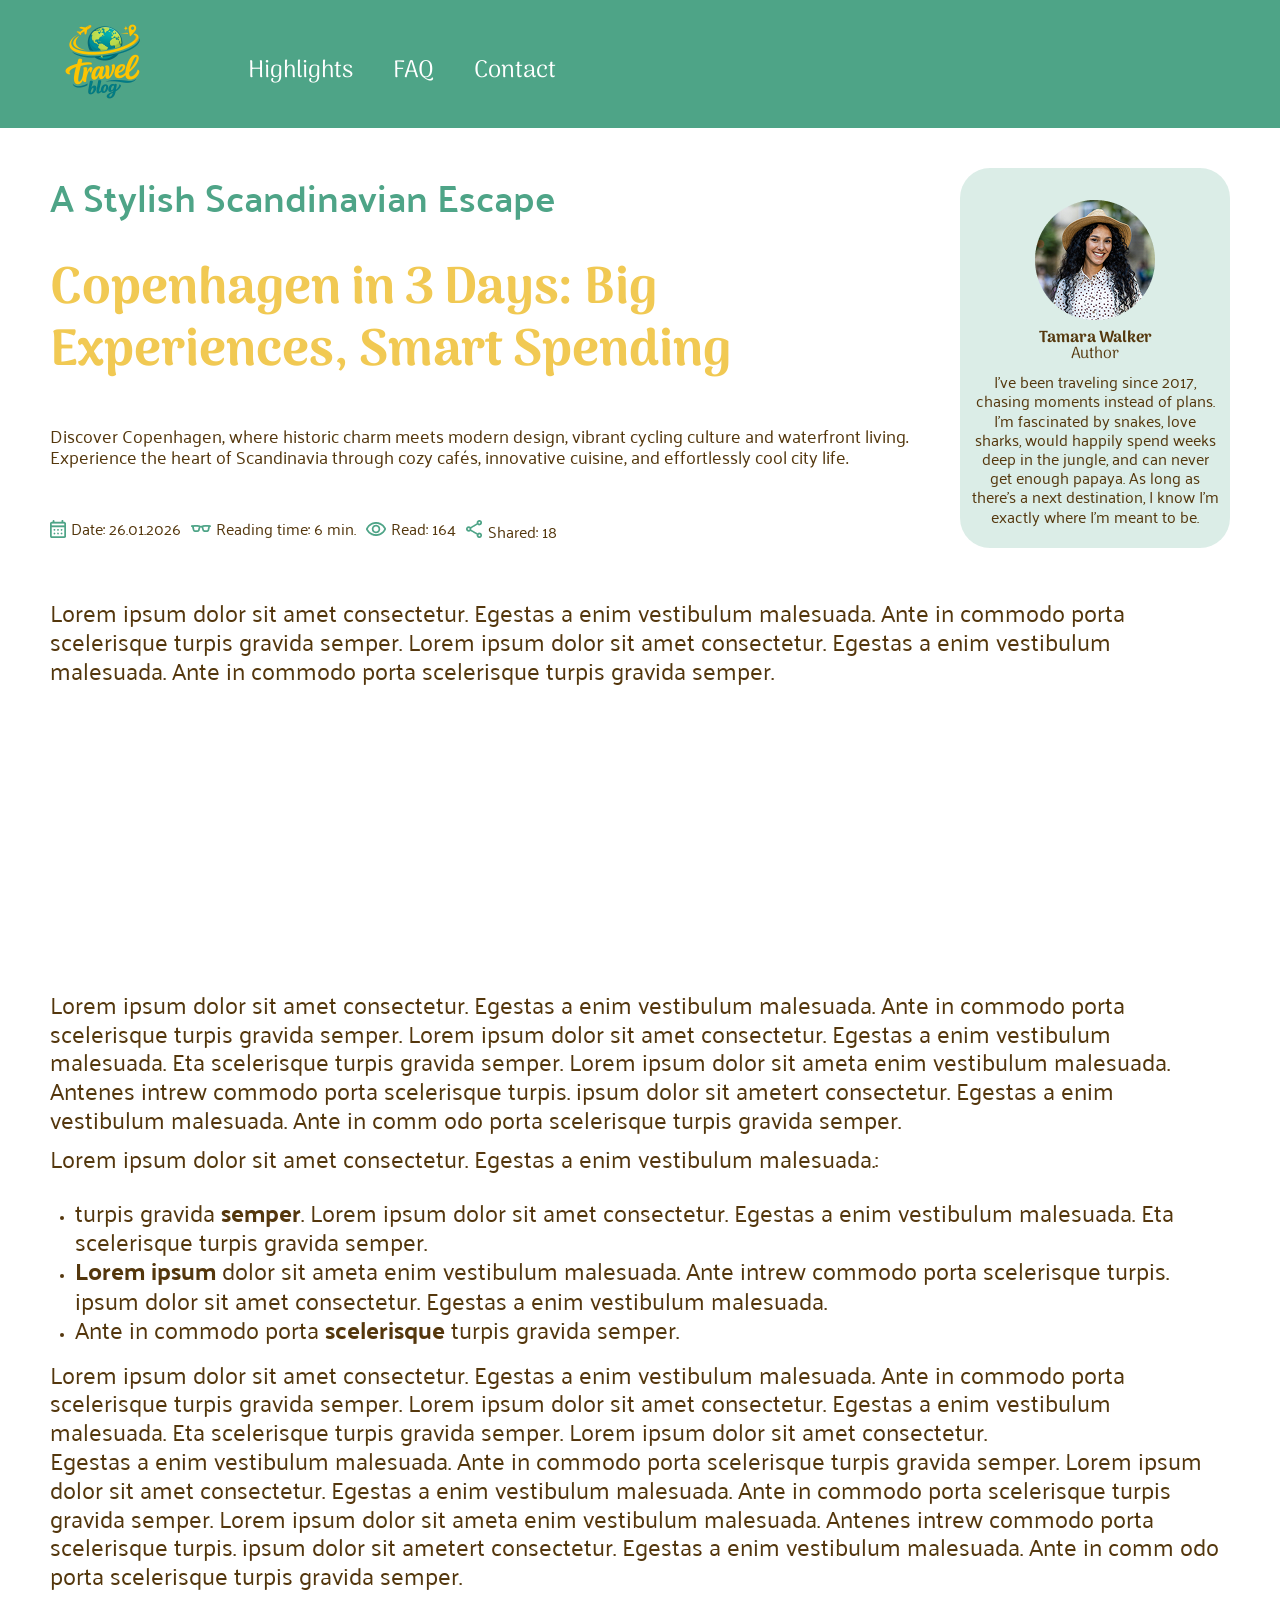
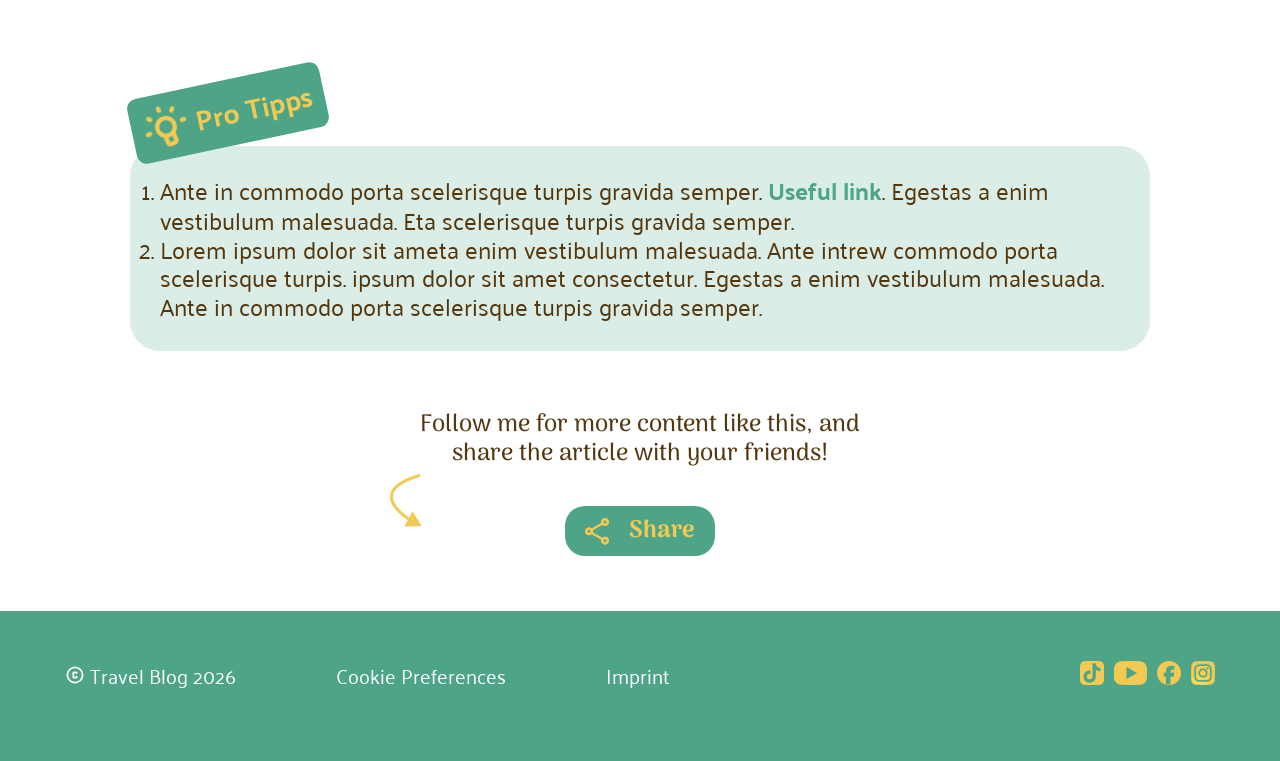
<file: article-2.html>
<!doctype html>
<html lang="de">
    <head>
        <meta charset="UTF-8" />
        <meta name="viewport" content="width=device-width, initial-scale=1.0" />
        <link rel="shortcut icon" href="./assets/icons/travel-blog-logo.png" type="image/x-icon" />
        <link rel="stylesheet" href="./css/header-footer.css" />
        <link rel="stylesheet" href="./css/fonts.css" />
        <link rel="stylesheet" href="./css/article-standard.css" />
        <link rel="stylesheet" href="./css/article-2.css" />
        <title>Travel-Blog</title>
    </head>
    <body>
        <header>
            <div class="header-content">
                <a href="index.html"><img src="./assets/icons/travel-blog-logo.png" alt="Travel Blog Logo" /></a>
                <nav class="header-nav-bar">
                    <ul>
                        <li><a href="index.html#highlights">Highlights</a></li>
                        <li><a href="index.html#faq">FAQ</a></li>
                        <li><a href="index.html#contact">Contact</a></li>
                    </ul>
                </nav>
            </div>
        </header>
        <main>
            <article class="main-content">
                <section class="article-landing-section">
                    <div class="article-landing-section-left">
                        <h2>A Stylish Scandinavian Escape</h2>
                        <h1>Copenhagen in 3 Days: Big Experiences, Smart Spending</h1>
                        <p class="intro-text">
                            Discover Copenhagen, where historic charm meets modern design, vibrant cycling culture and
                            waterfront living. Experience the heart of Scandinavia through cozy cafés, innovative
                            cuisine, and effortlessly cool city life.
                        </p>

                        <div class="article-status">
                            <div class="item">
                                <img src="./assets/icons/calendar-icon.png" alt="Calender Icon" />
                                <span>Date: 26.01.2026</span>
                            </div>

                            <div class="item">
                                <img class="glasses-icon" src="./assets/icons/eyeglasses-icon.png" alt="Glasses Icon" />
                                <span> Reading time: 6 min.</span>
                            </div>

                            <div class="item">
                                <img src="./assets/icons/visibility-icon.png" alt="Visibility Icon" />
                                <span>Read: 164</span>
                            </div>

                            <div class="item">
                                <p>
                                    <img src="./assets/icons/share-icon-green.png" alt="Share Icon" />
                                    <span>Shared: 18</span>
                                </p>
                            </div>
                        </div>
                    </div>

                    <div class="article-landing-section-right">
                        <div class="author">
                            <img src="./assets/img/author-image.png" alt="Author Image" />
                            <p class="author-name">Tamara Walker</p>
                            <p class="author-text">Author</p>
                            <span>
                                I’ve been traveling since 2017, chasing moments instead of plans. I’m fascinated by
                                snakes, love sharks, would happily spend weeks deep in the jungle, and can never get
                                enough papaya. As long as there’s a next destination, I know I’m exactly where I’m meant
                                to be.
                            </span>
                        </div>
                    </div>
                </section>
                <p>
                    Lorem ipsum dolor sit amet consectetur. Egestas a enim vestibulum malesuada. Ante in commodo porta
                    scelerisque turpis gravida semper. Lorem ipsum dolor sit amet consectetur. Egestas a enim vestibulum
                    malesuada. Ante in commodo porta scelerisque turpis gravida semper.
                </p>
                <section class="yt-video-yt">
                    <div class="video">
                        <iframe
                            class="yt-video"
                            width="0"
                            height="0"
                            src="https://www.youtube-nocookie.com/embed/Kj3M2EF3mU8?si=HF4LerHoe7R4_mgR&amp;controls=0"
                            title="YouTube video player"
                            frameborder="0"
                            allow="
                                accelerometer;
                                autoplay;
                                clipboard-write;
                                encrypted-media;
                                gyroscope;
                                picture-in-picture;
                                web-share;
                            "
                            referrerpolicy="strict-origin-when-cross-origin"
                            allowfullscreen
                        ></iframe>
                    </div>
                </section>
                <p>
                    Lorem ipsum dolor sit amet consectetur. Egestas a enim vestibulum malesuada. Ante in commodo porta
                    scelerisque turpis gravida semper. Lorem ipsum dolor sit amet consectetur. Egestas a enim vestibulum
                    malesuada. Eta scelerisque turpis gravida semper. Lorem ipsum dolor sit ameta enim vestibulum
                    malesuada. Antenes intrew commodo porta scelerisque turpis. ipsum dolor sit ametert consectetur.
                    Egestas a enim vestibulum malesuada. Ante in comm odo porta scelerisque turpis gravida semper.
                </p>
                <section class="list">
                    <p class="list-text">
                        Lorem ipsum dolor sit amet consectetur. Egestas a enim vestibulum malesuada.:
                    </p>
                    <ul class="list-ul">
                        <li>
                            turpis gravida
                            <span class="bold">semper</span>. Lorem ipsum dolor sit amet consectetur. Egestas a enim
                            vestibulum malesuada. Eta scelerisque turpis gravida semper.
                        </li>
                        <li>
                            <span class="bold">Lorem ipsum</span> dolor sit ameta enim vestibulum malesuada. Ante intrew
                            commodo porta scelerisque turpis. ipsum dolor sit amet consectetur. Egestas a enim
                            vestibulum malesuada.
                        </li>
                        <li>
                            Ante in commodo porta
                            <span class="bold">scelerisque</span> turpis gravida semper.
                        </li>
                    </ul>
                </section>
                <p class="text-mid">
                    Lorem ipsum dolor sit amet consectetur. Egestas a enim vestibulum malesuada. Ante in commodo porta
                    scelerisque turpis gravida semper. Lorem ipsum dolor sit amet consectetur. Egestas a enim vestibulum
                    malesuada. Eta scelerisque turpis gravida semper. Lorem ipsum dolor sit amet consectetur.<br />Egestas
                    a enim vestibulum malesuada. Ante in commodo porta scelerisque turpis gravida semper. Lorem ipsum
                    dolor sit amet consectetur. Egestas a enim vestibulum malesuada. Ante in commodo porta scelerisque
                    turpis gravida semper. Lorem ipsum dolor sit ameta enim vestibulum malesuada. Antenes intrew commodo
                    porta scelerisque turpis. ipsum dolor sit ametert consectetur. Egestas a enim vestibulum malesuada.
                    Ante in comm odo porta scelerisque turpis gravida semper.
                </p>
                <section class="pro-tip">
                    <div class="mini-box">
                        <div class="light">
                            <img src="./assets/icons/glühbirne.png" alt="Glühbirne Image" />
                            <p>Pro Tipps</p>
                        </div>
                    </div>
                    <section class="big-box">
                        <div class="box-text">
                            <ol>
                                <li>
                                    Ante in commodo porta scelerisque turpis gravida semper.
                                    <span class="box-fett">Useful link</span>. Egestas a enim vestibulum malesuada. Eta
                                    scelerisque turpis gravida semper.
                                </li>
                                <li>
                                    Lorem ipsum dolor sit ameta enim vestibulum malesuada. Ante intrew commodo porta
                                    scelerisque turpis. ipsum dolor sit amet consectetur. Egestas a enim vestibulum
                                    malesuada. Ante in commodo porta scelerisque turpis gravida semper.
                                </li>
                            </ol>
                        </div>
                    </section>
                </section>
                <section class="follow-me-section">
                    <h4>Follow me for more content like this, and share the article with your friends!</h4>
                    <img src="./assets/icons/arrow-icon.png" alt="Arrow Icon" />
                    <div class="share-button">
                        <img src="./assets/icons/share-icon-yellow.png" alt="Share Icon" />
                        <p>Share</p>
                    </div>
                </section>
            </article>
        </main>
        <footer>
            <div class="footer-content">
                <div class="footer-left">
                    <a href="imprint.html"><p>Imprint</p></a>
                    <p>Cookie Preferences</p>
                    <div class="copyright">
                        <img src="./assets/icons/copyright-icon.png" alt="Copyright Icon" />
                        <p>Travel Blog 2026</p>
                    </div>
                </div>
                <div class="footer-right">
                    <div class="social-links">
                        <a href="https://www.tiktok.com" target="_blank"
                            ><img src="./assets/icons/tiktok-icon.png" alt="TikTok Icon"
                        /></a>
                        <a href="https://www.youtube.com" target="_blank"
                            ><img src="./assets/icons/youtube-icon.png" alt="YouTube Icon"
                        /></a>
                        <a href="https://www.facebook.com" target="_blank"
                            ><img src="./assets/icons/facebook-icon.png" alt="Facebook Icon"
                        /></a>
                        <a href="https://www.instagram.com" target="_blank"
                            ><img src="./assets/icons/instagram-icon.png" alt="Instagram Icon"
                        /></a>
                    </div>
                </div>
            </div>
            <div class="footer-navigation">
                <nav class="footer-nav-bar">
                    <ul>
                        <li>
                            <a href="index.html#home"><img src="./assets/icons/home.png" alt="Home Icon" /></a>
                        </li>
                        <li>
                            <a href="index.html#highlights"
                                ><img src="./assets/icons/rocket-launch.png" alt="Rocket Icon"
                            /></a>
                        </li>
                        <li>
                            <a href="index.html#faq"><img src="./assets/icons/live-help.png" alt="FAQ Icon" /></a>
                        </li>
                        <li>
                            <a href="index.html#contact"
                                ><img src="./assets/icons/person-pin.png" alt="Contact Icon"
                            /></a>
                        </li>
                    </ul>
                </nav>
            </div>
        </footer>
    </body>
</html>
</file>
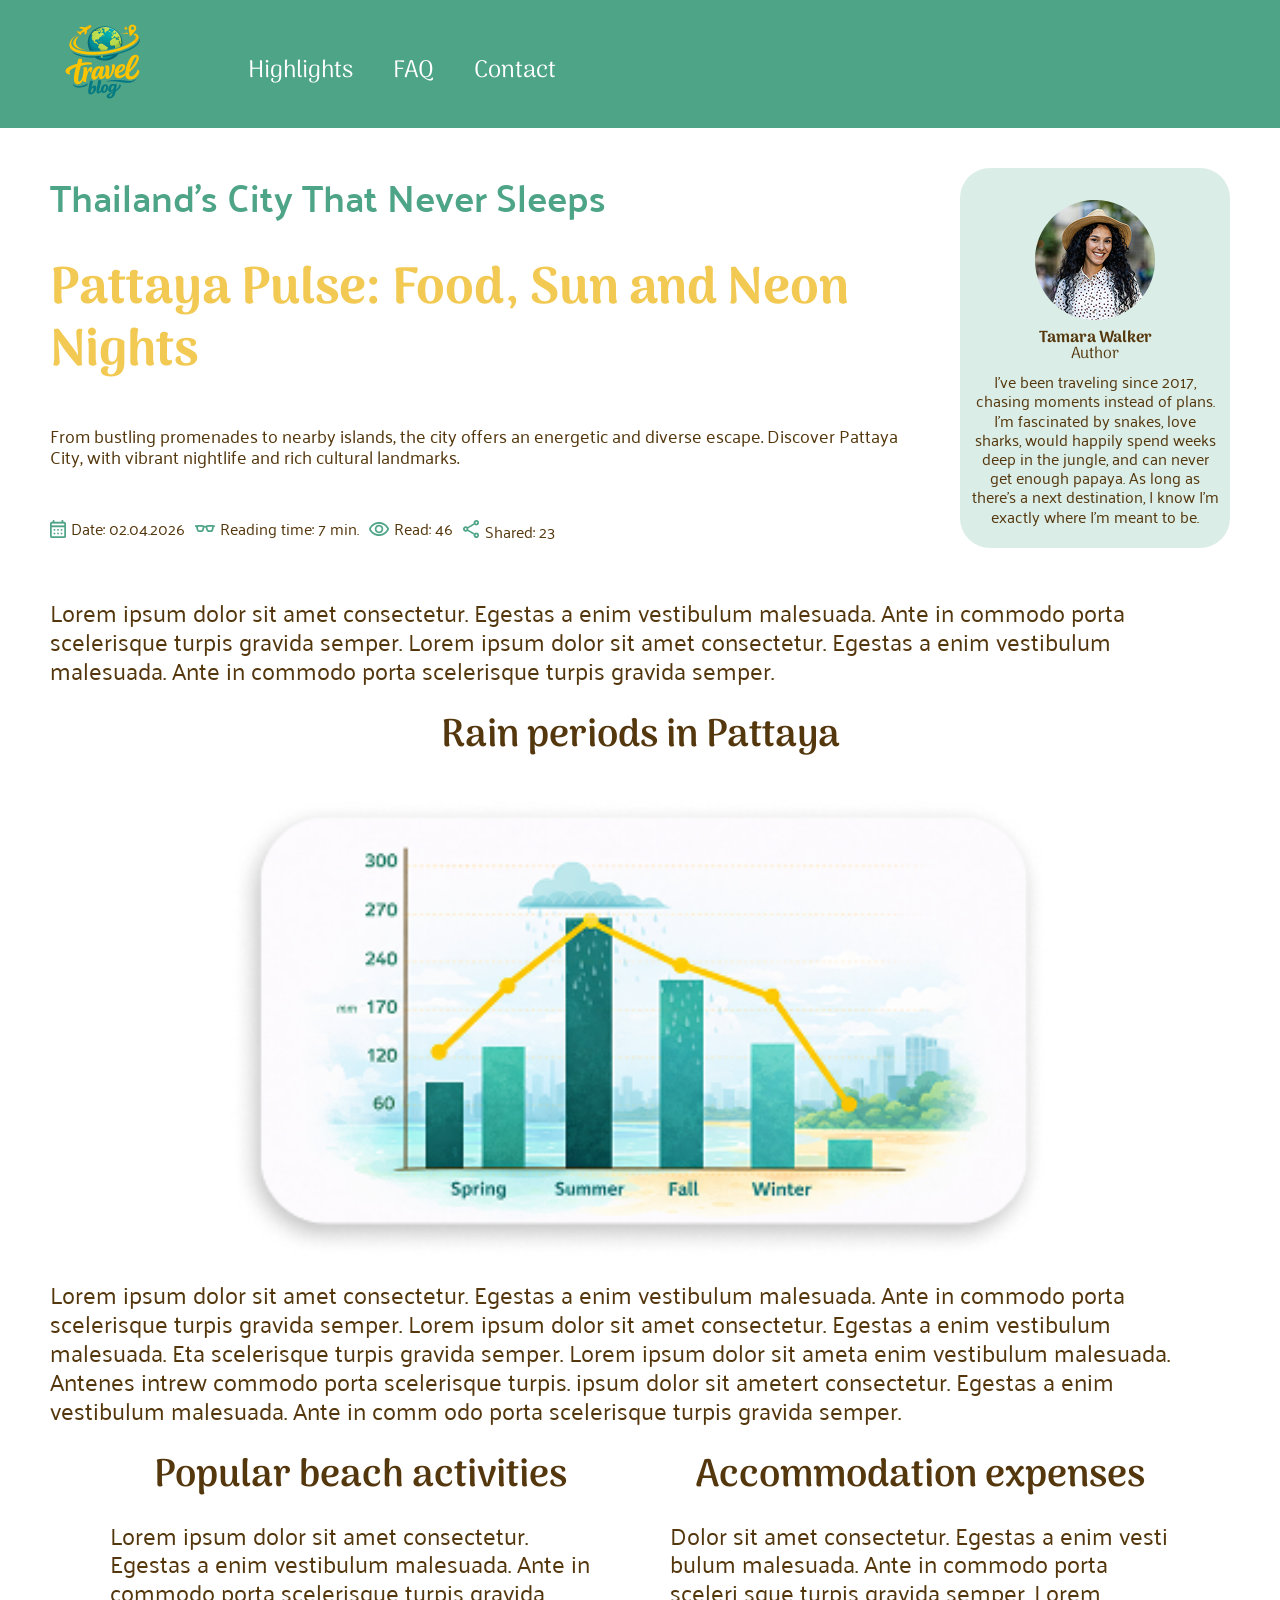
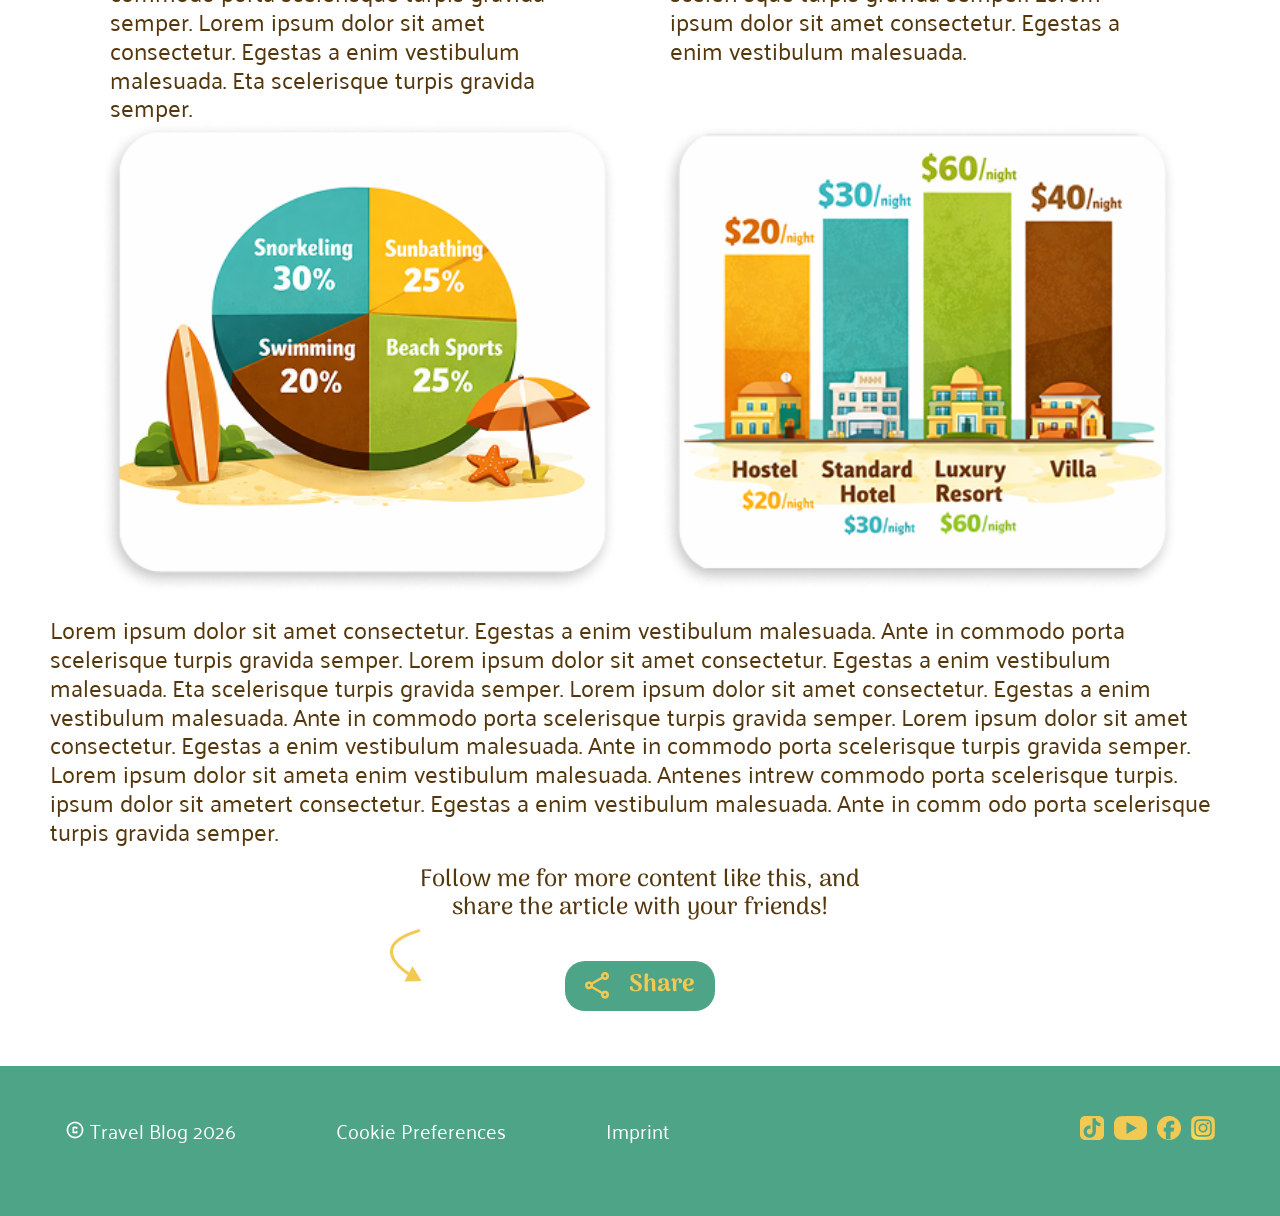
<file: article-3.html>
<!doctype html>
<html lang="en">
    <head>
        <meta charset="UTF-8" />
        <meta name="viewport" content="width=device-width, initial-scale=1.0" />
        <link rel="shortcut icon" href="./assets/icons/travel-blog-logo.png" type="image/x-icon" />
        <link rel="stylesheet" href="./css/fonts.css" />
        <link rel="stylesheet" href="./css/header-footer.css" />
        <link rel="stylesheet" href="./css/article-standard.css" />
        <link rel="stylesheet" href="./css/article-3.css" />
        <title>Travel-Blog</title>
    </head>
    <body>
        <!-- ------------------------------------------------------------ -->
        <header>
            <div class="header-content">
                <a href="index.html"><img src="./assets/icons/travel-blog-logo.png" alt="Travel Blog Logo" /></a>
                <nav class="header-nav-bar">
                    <ul>
                        <li><a href="index.html#highlights">Highlights</a></li>
                        <li><a href="index.html#faq">FAQ</a></li>
                        <li><a href="index.html#contact">Contact</a></li>
                    </ul>
                </nav>
            </div>
        </header>
        <!-- ------------------------------------------------------------ -->
        <main>
            <article class="main-content">
                <section class="article-landing-section">
                    <div class="article-landing-section-left">
                        <h2>Thailand’s City That Never Sleeps</h2>
                        <h1>Pattaya Pulse: Food, Sun and Neon Nights</h1>
                        <p class="intro-text">
                            From bustling promenades to nearby islands, the city offers an energetic and diverse escape.
                            Discover Pattaya City, with vibrant nightlife and rich cultural landmarks.
                        </p>

                        <div class="article-status">
                            <div class="item">
                                <img src="./assets/icons/calendar-icon.png" alt="Calender Icon" />
                                <span>Date: 02.04.2026</span>
                            </div>

                            <div class="item">
                                <img class="glasses-icon" src="./assets/icons/eyeglasses-icon.png" alt="Glasses Icon" />
                                <span> Reading time: 7 min.</span>
                            </div>

                            <div class="item">
                                <img src="./assets/icons/visibility-icon.png" alt="Visibility Icon" />
                                <span>Read: 46</span>
                            </div>

                            <div class="item">
                                <p>
                                    <img src="./assets/icons/share-icon-green.png" alt="Share Icon" />
                                    <span>Shared: 23</span>
                                </p>
                            </div>
                        </div>
                    </div>

                    <div class="article-landing-section-right">
                        <div class="author">
                            <img src="./assets/img/author-image.png" alt="Author Image" />
                            <p class="author-name">Tamara Walker</p>
                            <p class="author-text">Author</p>
                            <span>
                                I’ve been traveling since 2017, chasing moments instead of plans. I’m fascinated by
                                snakes, love sharks, would happily spend weeks deep in the jungle, and can never get
                                enough papaya. As long as there’s a next destination, I know I’m exactly where I’m meant
                                to be.
                            </span>
                        </div>
                    </div>
                </section>

                <section class="article-content">
                    <p>
                        Lorem ipsum dolor sit amet consectetur. Egestas a enim vestibulum malesuada. Ante in commodo
                        porta scelerisque turpis gravida semper. Lorem ipsum dolor sit amet consectetur. Egestas a enim
                        vestibulum malesuada. Ante in commodo porta scelerisque turpis gravida semper.
                    </p>

                    <h3>Rain periods in Pattaya</h3>
                    <img src="./assets/img/graph-rain-periods.png" alt="Graph: Rain Periods" />
                    <p>
                        Lorem ipsum dolor sit amet consectetur. Egestas a enim vestibulum malesuada. Ante in commodo
                        porta scelerisque turpis gravida semper. Lorem ipsum dolor sit amet consectetur. Egestas a enim
                        vestibulum malesuada. Eta scelerisque turpis gravida semper. Lorem ipsum dolor sit ameta enim
                        vestibulum malesuada. Antenes intrew commodo porta scelerisque turpis. ipsum dolor sit ametert
                        consectetur. Egestas a enim vestibulum malesuada. Ante in comm odo porta scelerisque turpis
                        gravida semper.
                    </p>

                    <div class="graph-container">
                        <div class="graph-container-left">
                            <h3>Popular beach activities</h3>
                            <p>
                                Lorem ipsum dolor sit amet consectetur. Egestas a enim vestibulum malesuada. Ante in
                                commodo porta scelerisque turpis gravida semper. Lorem ipsum dolor sit amet consectetur.
                                Egestas a enim vestibulum malesuada. Eta scelerisque turpis gravida semper.
                            </p>
                            <img src="./assets/img/graph-01.png" alt="Graph: Popular beach activities" />
                        </div>
                        <div class="graph-container-right">
                            <h3>Accommodation expenses</h3>
                            <p>
                                Dolor sit amet consectetur. Egestas a enim vesti bulum malesuada. Ante in commodo porta
                                sceleri sque turpis gravida semper. Lorem ipsum dolor sit amet consectetur. Egestas a
                                enim vestibulum malesuada.
                            </p>

                            <img src="./assets/img/graph-02.png" alt="Graph: Accommodation expenses" />
                        </div>
                    </div>

                    <p>
                        Lorem ipsum dolor sit amet consectetur. Egestas a enim vestibulum malesuada. Ante in commodo
                        porta scelerisque turpis gravida semper. Lorem ipsum dolor sit amet consectetur. Egestas a enim
                        vestibulum malesuada. Eta scelerisque turpis gravida semper. Lorem ipsum dolor sit amet
                        consectetur. Egestas a enim vestibulum malesuada. Ante in commodo porta scelerisque turpis
                        gravida semper. Lorem ipsum dolor sit amet consectetur. Egestas a enim vestibulum malesuada.
                        Ante in commodo porta scelerisque turpis gravida semper. Lorem ipsum dolor sit ameta enim
                        vestibulum malesuada. Antenes intrew commodo porta scelerisque turpis. ipsum dolor sit ametert
                        consectetur. Egestas a enim vestibulum malesuada. Ante in comm odo porta scelerisque turpis
                        gravida semper.
                    </p>
                </section>
                <section class="follow-me-section">
                    <h4>Follow me for more content like this, and share the article with your friends!</h4>
                    <img src="./assets/icons/arrow-icon.png" alt="Arrow Icon" />
                    <div class="share-button">
                        <img src="./assets/icons/share-icon-yellow.png" alt="Share Icon" />
                        <p>Share</p>
                    </div>
                </section>
            </article>
        </main>
        <footer>
            <!-- -------------------------------------------------------------------------------- -->
            <div class="footer-content">
                <div class="footer-left">
                    <a href="imprint.html"><p>Imprint</p></a>
                    <p>Cookie Preferences</p>
                    <div class="copyright">
                        <img src="./assets/icons/copyright-icon.png" alt="Copyright Icon" />
                        <p>Travel Blog 2026</p>
                    </div>
                </div>
                <div class="footer-right">
                    <div class="social-links">
                        <a href="https://www.tiktok.com" target="_blank"
                            ><img src="./assets/icons/tiktok-icon.png" alt="TikTok Icon"
                        /></a>
                        <a href="https://www.youtube.com" target="_blank"
                            ><img src="./assets/icons/youtube-icon.png" alt="YouTube Icon"
                        /></a>
                        <a href="https://www.facebook.com" target="_blank"
                            ><img src="./assets/icons/facebook-icon.png" alt="Facebook Icon"
                        /></a>
                        <a href="https://www.instagram.com" target="_blank"
                            ><img src="./assets/icons/instagram-icon.png" alt="Instagram Icon"
                        /></a>
                    </div>
                </div>
            </div>
            <!-- ------------------------------------------------------------------------------------- -->
            <div class="footer-navigation">
                <nav class="footer-nav-bar">
                    <ul>
                        <li>
                            <a href="index.html#home"><img src="./assets/icons/home.png" alt="Home Icon" /></a>
                        </li>
                        <li>
                            <a href="index.html#highlights"
                                ><img src="./assets/icons/rocket-launch.png" alt="Rocket Icon"
                            /></a>
                        </li>
                        <li>
                            <a href="index.html#faq"><img src="./assets/icons/live-help.png" alt="FAQ Icon" /></a>
                        </li>
                        <li>
                            <a href="index.html#contact"
                                ><img src="./assets/icons/person-pin.png" alt="Contact Icon"
                            /></a>
                        </li>
                    </ul>
                </nav>
            </div>
        </footer>
    </body>
</html>
</file>
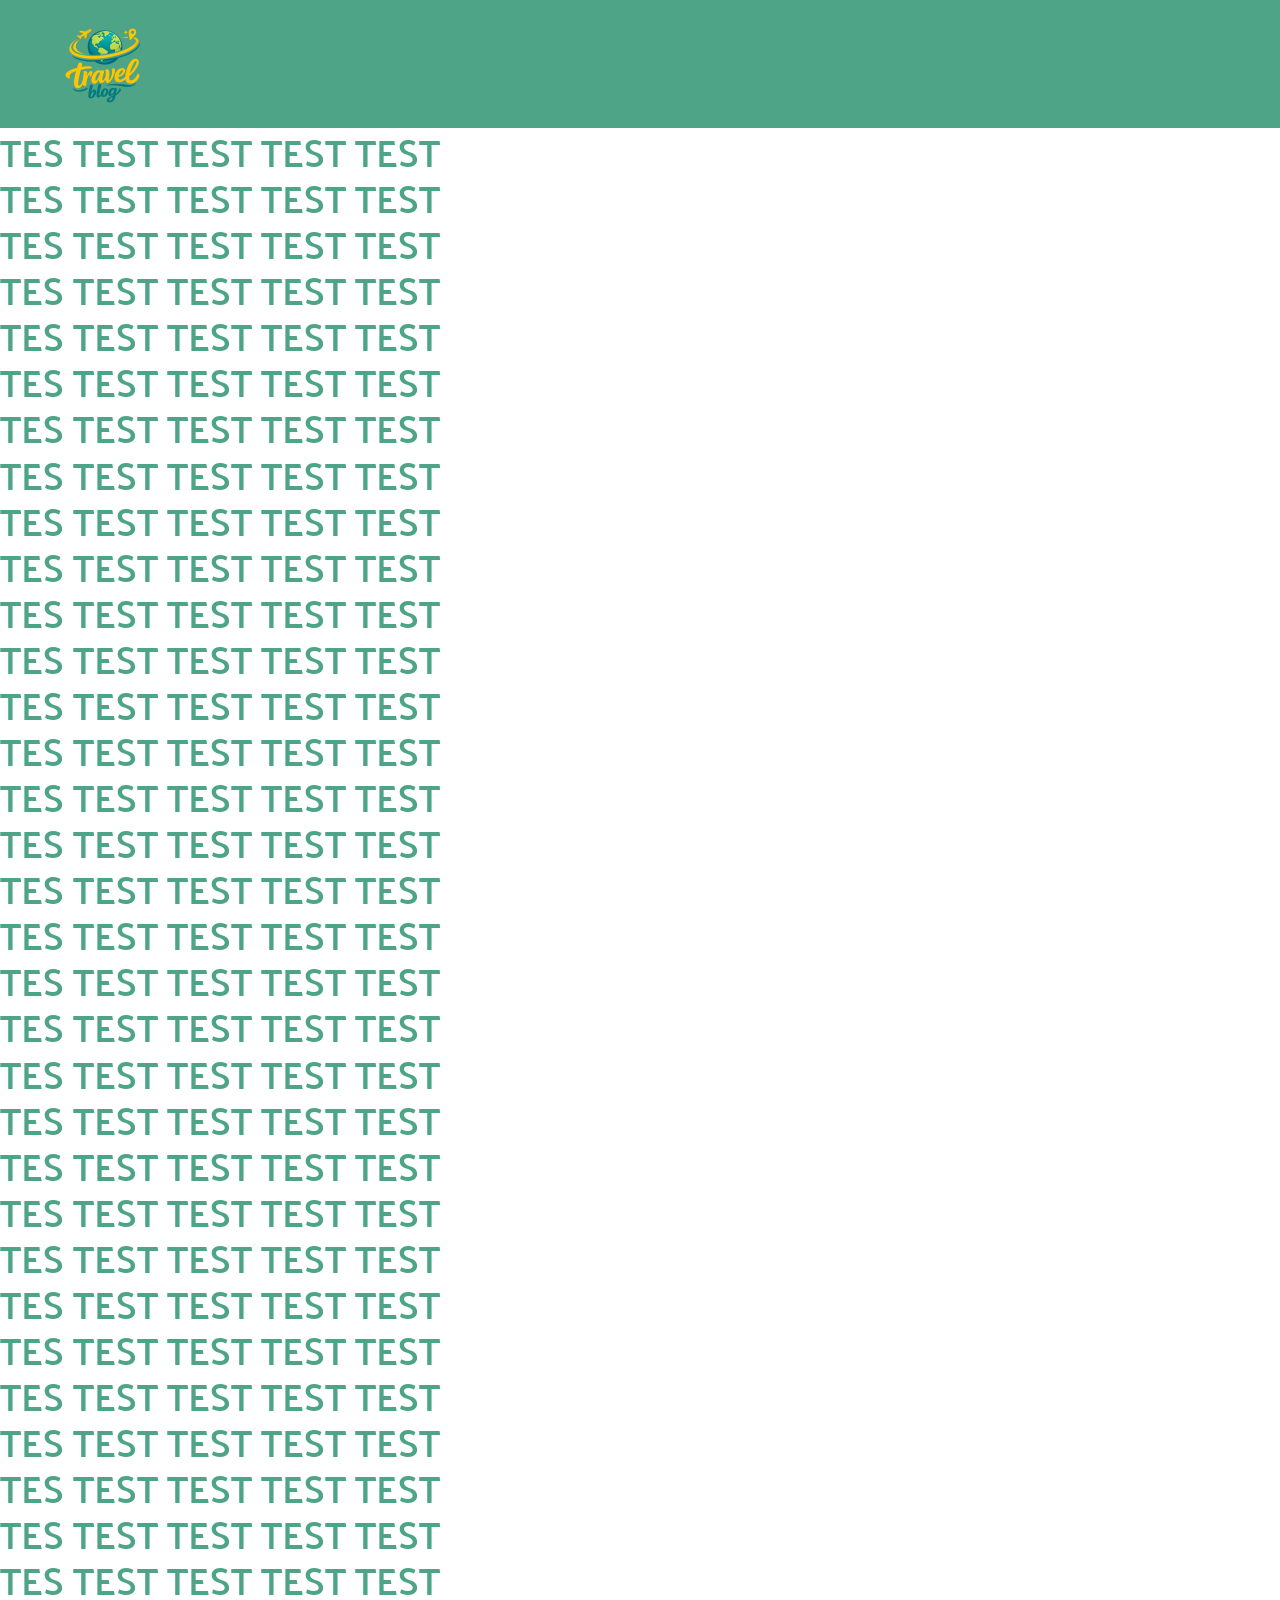
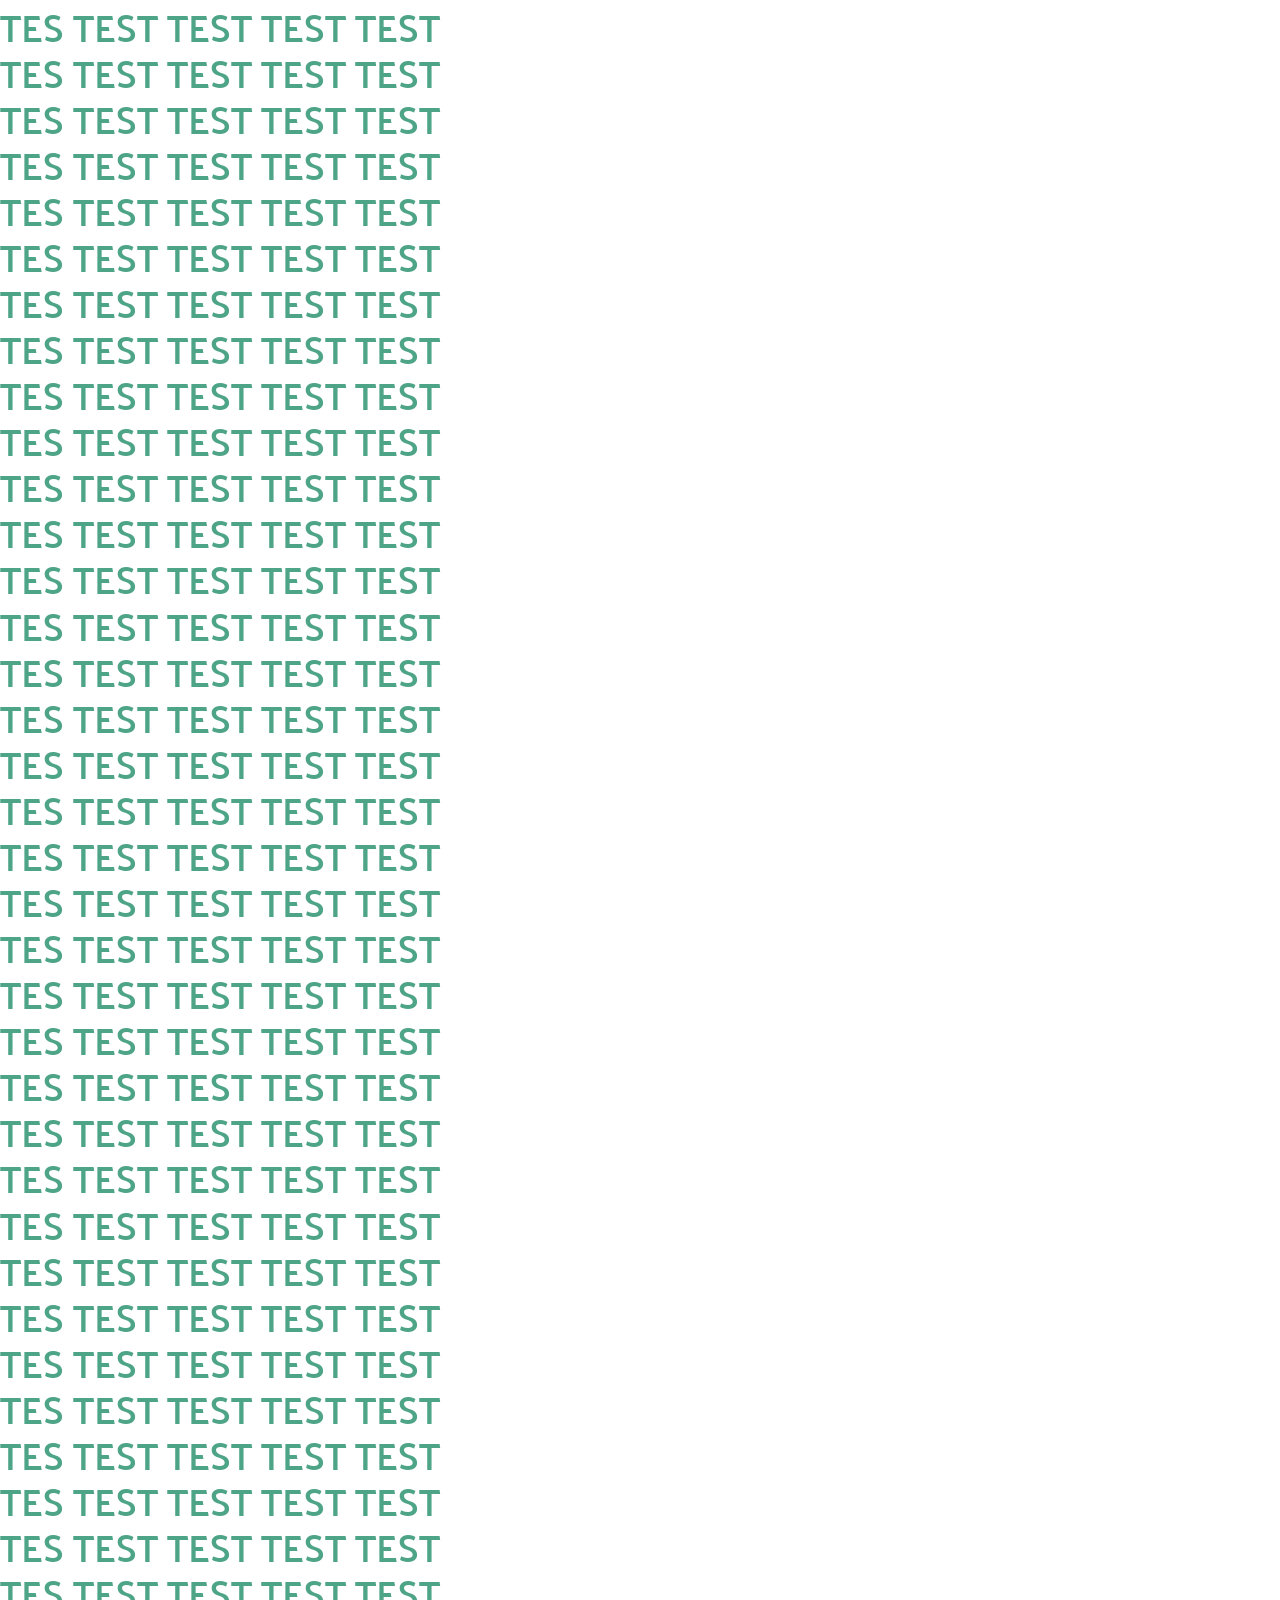
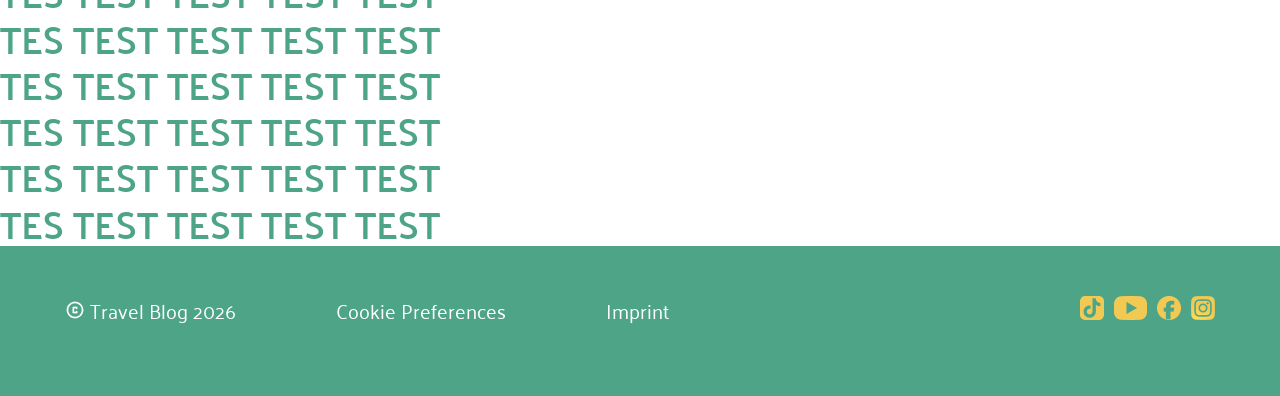
<file: header-footer.html>
<!doctype html>
<html lang="en">
    <head>
        <meta charset="UTF-8" />
        <meta name="viewport" content="width=device-width, initial-scale=1.0" />
        <link rel="stylesheet" href="./css/header-footer.css" />
        <link rel="stylesheet" href="./css/fonts.css" />
        <title>Travel-Blog</title>
    </head>
    <body>
        <header>
            <div class="header-content">
                <img src="./assets/icons/travel-blog-logo.png" alt="Travel Blog Logo" />
            </div>
        </header>
        <main>
            <h2>TES TEST TEST TEST TEST</h2>
            <h2>TES TEST TEST TEST TEST</h2>
            <h2>TES TEST TEST TEST TEST</h2>
            <h2>TES TEST TEST TEST TEST</h2>

            <h2>TES TEST TEST TEST TEST</h2>
            <h2>TES TEST TEST TEST TEST</h2>

            <h2>TES TEST TEST TEST TEST</h2>

            <h2>TES TEST TEST TEST TEST</h2>
            <h2>TES TEST TEST TEST TEST</h2>
            <h2>TES TEST TEST TEST TEST</h2>
            <h2>TES TEST TEST TEST TEST</h2>
            <h2>TES TEST TEST TEST TEST</h2>
            <h2>TES TEST TEST TEST TEST</h2>
            <h2>TES TEST TEST TEST TEST</h2>
            <h2>TES TEST TEST TEST TEST</h2>

            <h2>TES TEST TEST TEST TEST</h2>
            <h2>TES TEST TEST TEST TEST</h2>

            <h2>TES TEST TEST TEST TEST</h2>

            <h2>TES TEST TEST TEST TEST</h2>
            <h2>TES TEST TEST TEST TEST</h2>
            <h2>TES TEST TEST TEST TEST</h2>
            <h2>TES TEST TEST TEST TEST</h2>
            <h2>TES TEST TEST TEST TEST</h2>
            <h2>TES TEST TEST TEST TEST</h2>
            <h2>TES TEST TEST TEST TEST</h2>
            <h2>TES TEST TEST TEST TEST</h2>
            <h2>TES TEST TEST TEST TEST</h2>

            <h2>TES TEST TEST TEST TEST</h2>
            <h2>TES TEST TEST TEST TEST</h2>

            <h2>TES TEST TEST TEST TEST</h2>

            <h2>TES TEST TEST TEST TEST</h2>
            <h2>TES TEST TEST TEST TEST</h2>
            <h2>TES TEST TEST TEST TEST</h2>
            <h2>TES TEST TEST TEST TEST</h2>
            <h2>TES TEST TEST TEST TEST</h2>
            <h2>TES TEST TEST TEST TEST</h2>
            <h2>TES TEST TEST TEST TEST</h2>
            <h2>TES TEST TEST TEST TEST</h2>
            <h2>TES TEST TEST TEST TEST</h2>

            <h2>TES TEST TEST TEST TEST</h2>
            <h2>TES TEST TEST TEST TEST</h2>

            <h2>TES TEST TEST TEST TEST</h2>

            <h2>TES TEST TEST TEST TEST</h2>
            <h2>TES TEST TEST TEST TEST</h2>
            <h2>TES TEST TEST TEST TEST</h2>
            <h2>TES TEST TEST TEST TEST</h2>
            <h2>TES TEST TEST TEST TEST</h2>
            <h2>TES TEST TEST TEST TEST</h2>
            <h2>TES TEST TEST TEST TEST</h2>
            <h2>TES TEST TEST TEST TEST</h2>
            <h2>TES TEST TEST TEST TEST</h2>

            <h2>TES TEST TEST TEST TEST</h2>
            <h2>TES TEST TEST TEST TEST</h2>

            <h2>TES TEST TEST TEST TEST</h2>

            <h2>TES TEST TEST TEST TEST</h2>
            <h2>TES TEST TEST TEST TEST</h2>
            <h2>TES TEST TEST TEST TEST</h2>
            <h2>TES TEST TEST TEST TEST</h2>
            <h2>TES TEST TEST TEST TEST</h2>
            <h2>TES TEST TEST TEST TEST</h2>
            <h2>TES TEST TEST TEST TEST</h2>
            <h2>TES TEST TEST TEST TEST</h2>
            <h2>TES TEST TEST TEST TEST</h2>

            <h2>TES TEST TEST TEST TEST</h2>
            <h2>TES TEST TEST TEST TEST</h2>

            <h2>TES TEST TEST TEST TEST</h2>

            <h2>TES TEST TEST TEST TEST</h2>
            <h2>TES TEST TEST TEST TEST</h2>
            <h2>TES TEST TEST TEST TEST</h2>
            <h2>TES TEST TEST TEST TEST</h2>
            <h2>TES TEST TEST TEST TEST</h2>
            <h2>TES TEST TEST TEST TEST</h2>
        </main>
        <footer>
            <div class="footer-content">
                <div class="footer-left">
                    <a href="imprint.html" target="_blank"><p>Imprint</p></a>
                    <p>Cookie Preferences</p>
                    <div class="copyright">
                            <img src="./assets/icons/copyright-icon.png" alt="Copyright Icon" />
                            <p>Travel Blog 2026</p>
                        </div>
                </div>
                <div class="footer-right">
                    <div class="social-links">
                        
                        <a href="https://www.tiktok.com" target="_blank"
                            ><img src="./assets/icons/tiktok-icon.png" alt="TikTok Icon"
                        /></a>
                        <a href="https://www.youtube.com" target="_blank"
                            ><img src="./assets/icons/youtube-icon.png" alt="YouTube Icon"
                        /></a>
                        <a href="https://www.facebook.com" target="_blank"
                            ><img src="./assets/icons/facebook-icon.png" alt="Facebook Icon"
                        /></a>
                        <a href="https://www.instagram.com" target="_blank"
                            ><img src="./assets/icons/instagram-icon.png" alt="Instagram Icon"
                        /></a>
                    </div>
                </div>
            </div>
            <div class="footer-navigation">
                <nav class="footer-nav-bar">
                    <ul>
                        <li>
                            <a href="index.html#home"><img src="./assets/icons/home.png" alt="Home Icon" /></a>
                        </li>
                        <li>
                            <a href="index.html#highlights"
                                ><img src="./assets/icons/rocket-launch.png" alt="Rocket Icon"
                            /></a>
                        </li>
                        <li>
                            <a href="index.html#faq"><img src="./assets/icons/live-help.png" alt="FAQ Icon" /></a>
                        </li>
                        <li>
                            <a href="index.html#contact"
                                ><img src="./assets/icons/person-pin.png" alt="Contact Icon"
                            /></a>
                        </li>
                    </ul>
                </nav>
            </div>
        </footer>
    </body>
</html>
</file>
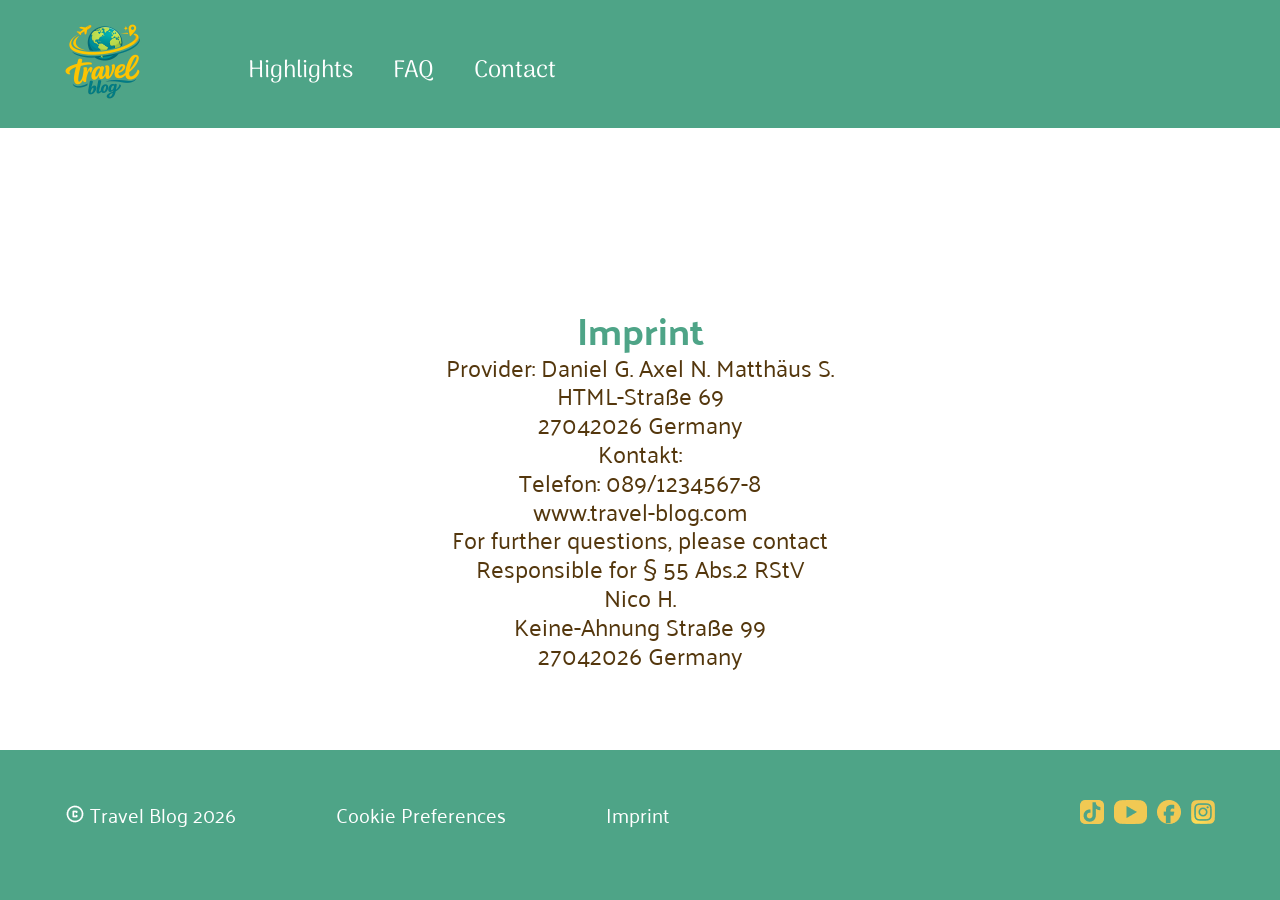
<file: imprint.html>
<!doctype html>
<html lang="en">
    <head>
        <meta charset="UTF-8" />
        <meta name="viewport" content="width=device-width, initial-scale=1.0" />
        <link
            rel="shortcut icon"
            href="./assets/icons/travel-blog-logo.png"
            type="image/x-icon"
        />
        <link rel="stylesheet" href="./css/header-footer.css" />
        <link rel="stylesheet" href="./css/fonts.css" />
        <link rel="stylesheet" href="./css/imprint.css" />
        <title>Imprint</title>
    </head>
    <body>
        <header>
            <div class="header-content">
                <a href="index.html"><img src="./assets/icons/travel-blog-logo.png" alt="Travel Blog Logo" /></a>
                <nav class="header-nav-bar">
                    <ul>
                        <li><a href="index.html#highlights">Highlights</a></li>
                        <li><a href="index.html#faq">FAQ</a></li>
                        <li><a href="index.html#contact">Contact</a></li>
                    </ul>
                </nav>
            </div>
        </header>
        <main>
            <div class="imprint-complete">
            <h2>
                <strong class="headline">Imprint</strong>
                <p>
                    Provider: Daniel G. Axel N. Matthäus S. 
                    <br>HTML-Straße 69 
                    <br>27042026 Germany
                </p>
                <p>
                    Kontakt: <br>Telefon: 089/1234567-8
                    <E-Mail: travelblog@aol.com>
                    <br>www.travel-blog.com
                </p>
                
                <p>For further questions, please contact</p>
                <p>
                    Responsible for § 55 Abs.2 RStV 
                    <br>Nico H. 
                    <br>Keine-Ahnung Straße 99 
                    <br>27042026 Germany
                </p>
            </h2>
            </div>
        </main>
        <footer>
            <div class="footer-content">
                <div class="footer-left">
                    <a href="imprint.html"><p>Imprint</p></a>
                    <p>Cookie Preferences</p>
                    <div class="copyright">
                            <img src="./assets/icons/copyright-icon.png" alt="Copyright Icon" />
                            <p>Travel Blog 2026</p>
                        </div>
                </div>
                <div class="footer-right">
                    <div class="social-links">
                        
                        <a href="https://www.tiktok.com" target="_blank"
                            ><img src="./assets/icons/tiktok-icon.png" alt="TikTok Icon"
                        /></a>
                        <a href="https://www.youtube.com" target="_blank"
                            ><img src="./assets/icons/youtube-icon.png" alt="YouTube Icon"
                        /></a>
                        <a href="https://www.facebook.com" target="_blank"
                            ><img src="./assets/icons/facebook-icon.png" alt="Facebook Icon"
                        /></a>
                        <a href="https://www.instagram.com" target="_blank"
                            ><img src="./assets/icons/instagram-icon.png" alt="Instagram Icon"
                        /></a>
                    </div>
                </div>
            </div>
            <div class="footer-navigation">
                <nav class="footer-nav-bar">
                    <ul>
                        <li>
                            <a href="index.html#home"
                                ><img
                                    src="./assets/icons/home.png"
                                    alt="Home Icon"
                            /></a>
                        </li>
                        <li>
                            <a href="index.html#highlights"
                                ><img
                                    src="./assets/icons/rocket-launch.png"
                                    alt="Rocket Icon"
                            /></a>
                        </li>
                        <li>
                            <a href="index.html#faq"
                                ><img
                                    src="./assets/icons/live-help.png"
                                    alt="FAQ Icon"
                            /></a>
                        </li>
                        <li>
                            <a href="index.html#contact"
                                ><img
                                    src="./assets/icons/person-pin.png"
                                    alt="Contact Icon"
                            /></a>
                        </li>
                    </ul>
                </nav>
            </div>
        </footer>
    </body>
</html>
</file>
<file: css/header-footer.css>
/* ############################################################## */

/* VOR ÄNDERUNGEN IN DIESER DATEI TEAM-MEETING !! */

/* ############################################################## */
/* Last Changes */
/* Footer Padding left and right von 25px auf 10px */
/* Ab 512px header nav bar anzeigen, Footer NavBar aus */
/* Ab 768px Footer Links horizontal

/* ############################################################## */

* {
    margin: 0; /* Alle Abstände auf null setzen */
    padding: 0;
    position: relative;
    box-sizing: border-box;
    color: inherit;
    font-size: inherit;
    scroll-behavior: smooth;
}

header {
    background-color: #4ea487;
    .header-content {
        /* position: absolute;
        width: 100%; */

        height: 70px;
        display: flex;
        align-items: center;
        justify-content: center;
        padding-top: 10px;

        .header-nav-bar {
            display: none;
            padding-left: 50px;
            ul {
                display: flex;
                flex-direction: row;
                align-items: center;
                justify-content: space-around;
                list-style-type: none;
                gap: 40px;
            }
        }

        a {
            font-family: "Arima";
            color: white;
            text-decoration: none;
        }

        a:hover {
            text-decoration-line: underline;
            text-decoration-style: wavy;
            text-decoration-color: #f1c953;
        }

        a.active {
            font-weight: bold;
            color: #f1c953;
        }

/* ----------------------------------------------------------------------------------------- */



/* ----------------------------------------------------------------------------------------- */


        img {
            width: 82px;
            height: 82px;
        }

        li {
            input {
                display: none;
            }

            label {
                cursor: pointer;
                color: #54370d;
            }

            input:checked + label {
                color: #f1c953;
                text-decoration: underline wavy;
            }
        }
    }
}

footer {
    background-color: #4ea487;
    height: 225px;
    width: 100%;

    .footer-content {
        max-width: 1200px;
        margin-left: auto;
        margin-right: auto;

        padding-top: 30px;
        padding-left: 10px;
        padding-right: 10px;
        display: flex;
        justify-content: center;
        align-items: flex-end;

        .footer-left {
            font-family: "Palanquin";
            font-size: 14px;
            width: 100%;
            max-width: 700px;

            color: white;
            line-height: 2;

            a {
                text-decoration: none;
            }
            .copyright {
                display: flex;
                align-items: center;
                gap: 5px;
            }
        }
        .footer-right {
            .social-links {
                display: flex;
                flex-direction: row;
                align-items: center;
                justify-content: space-between;
                gap: 5px;
            }
        }
    }

    .footer-navigation {
        background-color: #f1c953;
        height: 88px;
        width: 100%;
        display: flex;
        align-items: center;
        justify-content: center;
        position: fixed;
        left: 0;
        bottom: 0;

        .footer-nav-bar {
            max-width: 375px;
            width: 100%;

            ul {
                display: flex;
                flex-direction: row;
                align-items: center;
                justify-content: space-around;
                list-style-type: none;
            }

            img {
                width: 40px;
                height: 40px;
            }
        }
    }
}

@media screen and (min-width: 375px) {
    header {
        .header-content {
            padding-left: 0;
        }
    }
    footer {
        .footer-content {
            padding-left: 25px;
            padding-right: 25px;
        }
    }
}

@media screen and (min-width: 512px) {
    header {
        .header-content {
            align-items: center;
            justify-content: flex-start;
            padding-left: 10px;
            gap: 30px;
            .header-nav-bar {
                display: unset;
            }
        }
    }

    footer {
        height: 150px;

        .footer-navigation {
            display: none;
        }
    }
}

@media screen and (min-width: 768px) {
    header {
        .header-content {
            height: 88px;
        }
    }

    footer {
        .footer-content {
            width: 100%;
            padding-top: 50px;

            display: flex;
            align-items: center;
            justify-content: space-between;

            .footer-left {
                max-width: 700px;
                display: flex;
                flex-direction: row-reverse;
                justify-content: flex-end; /* Flex-end wegen row-reverse */

                gap: 100px;

                p {
                    font-size: 16px;
                }

                .copyright {
                    display: flex;
                    align-items: center;
                }
            }

            .footer-right {
                .social-links {
                    gap: 10px;
                }
            }
        }
    }
}

@media screen and (min-width: 1024px) {
    header {
        .header-content {
            height: 128px;
            max-width: 1200px;
            /* justify-content: space-between; */
            margin-left: auto;
            margin-right: auto;
            padding-left: 0px;
            padding-right: 0px;

            img {
                width: 128px;
                height: 128px;
            }
        }
    }
    footer {
        .footer-content {
            .footer-left {
                p {
                    font-size: 20px;
                }
            }
        }
    }
}
</file>
<file: css/fonts.css>
/* ############################################################## */
/* ############################################################## */

/* VOR ÄNDERUNGEN IN DIESER DATEI TEAM-MEETING !! */

/* ############################################################## */
/* ############################################################## */


/* arima-regular - latin */
@font-face {
    font-display: swap; /* Check https://developer.mozilla.org/en-US/docs/Web/CSS/@font-face/font-display for other options. */
    font-family: "Arima";
    font-style: normal;
    font-weight: 400;
    src: url("../assets/fonts/arima-v7-latin-regular.woff2") format("woff2"); /* Chrome 36+, Opera 23+, Firefox 39+, Safari 12+, iOS 10+ */
}
/* arima-500 - latin */
@font-face {
    font-display: swap; /* Check https://developer.mozilla.org/en-US/docs/Web/CSS/@font-face/font-display for other options. */
    font-family: "Arima";
    font-style: normal;
    font-weight: 500;
    src: url("../assets/fonts/arima-v7-latin-500.woff2") format("woff2"); /* Chrome 36+, Opera 23+, Firefox 39+, Safari 12+, iOS 10+ */
}
/* arima-600 - latin */
@font-face {
    font-display: swap; /* Check https://developer.mozilla.org/en-US/docs/Web/CSS/@font-face/font-display for other options. */
    font-family: "Arima";
    font-style: normal;
    font-weight: 600;
    src: url("../assets/fonts/arima-v7-latin-600.woff2") format("woff2"); /* Chrome 36+, Opera 23+, Firefox 39+, Safari 12+, iOS 10+ */
}
/* arima-700 - latin */
@font-face {
    font-display: swap; /* Check https://developer.mozilla.org/en-US/docs/Web/CSS/@font-face/font-display for other options. */
    font-family: "Arima";
    font-style: normal;
    font-weight: 700;
    src: url("../assets/fonts/arima-v7-latin-700.woff2") format("woff2"); /* Chrome 36+, Opera 23+, Firefox 39+, Safari 12+, iOS 10+ */
}

/* palanquin-regular - latin */
@font-face {
    font-display: swap; /* Check https://developer.mozilla.org/en-US/docs/Web/CSS/@font-face/font-display for other options. */
    font-family: "Palanquin";
    font-style: normal;
    font-weight: 400;
    src: url("../assets/fonts/palanquin-v17-latin-regular.woff2")
        format("woff2"); /* Chrome 36+, Opera 23+, Firefox 39+, Safari 12+, iOS 10+ */
}
/* palanquin-500 - latin */
@font-face {
    font-display: swap; /* Check https://developer.mozilla.org/en-US/docs/Web/CSS/@font-face/font-display for other options. */
    font-family: "Palanquin";
    font-style: normal;
    font-weight: 500;
    src: url("../assets/fonts/palanquin-v17-latin-500.woff2") format("woff2"); /* Chrome 36+, Opera 23+, Firefox 39+, Safari 12+, iOS 10+ */
}
/* palanquin-600 - latin */
@font-face {
    font-display: swap; /* Check https://developer.mozilla.org/en-US/docs/Web/CSS/@font-face/font-display for other options. */
    font-family: "Palanquin";
    font-style: normal;
    font-weight: 600;
    src: url("../assets/fonts/palanquin-v17-latin-600.woff2") format("woff2"); /* Chrome 36+, Opera 23+, Firefox 39+, Safari 12+, iOS 10+ */
}
/* palanquin-700 - latin */
@font-face {
    font-display: swap; /* Check https://developer.mozilla.org/en-US/docs/Web/CSS/@font-face/font-display for other options. */
    font-family: "Palanquin";
    font-style: normal;
    font-weight: 700;
    src: url("../assets/fonts/palanquin-v17-latin-700.woff2") format("woff2"); /* Chrome 36+, Opera 23+, Firefox 39+, Safari 12+, iOS 10+ */
}

/* palanquin-dark-regular - latin */
@font-face {
    font-display: swap; /* Check https://developer.mozilla.org/en-US/docs/Web/CSS/@font-face/font-display for other options. */
    font-family: "Palanquin Dark";
    font-style: normal;
    font-weight: 400;
    src: url("../assets/fonts/palanquin-dark-v17-latin-regular.woff2")
        format("woff2"); /* Chrome 36+, Opera 23+, Firefox 39+, Safari 12+, iOS 10+ */
}
/* palanquin-dark-500 - latin */
@font-face {
    font-display: swap; /* Check https://developer.mozilla.org/en-US/docs/Web/CSS/@font-face/font-display for other options. */
    font-family: "Palanquin Dark";
    font-style: normal;
    font-weight: 500;
    src: url("../assets/fonts/palanquin-dark-v17-latin-500.woff2")
        format("woff2"); /* Chrome 36+, Opera 23+, Firefox 39+, Safari 12+, iOS 10+ */
}
/* palanquin-dark-600 - latin */
@font-face {
    font-display: swap; /* Check https://developer.mozilla.org/en-US/docs/Web/CSS/@font-face/font-display for other options. */
    font-family: "Palanquin Dark";
    font-style: normal;
    font-weight: 600;
    src: url("../assets/fonts/palanquin-dark-v17-latin-600.woff2")
        format("woff2"); /* Chrome 36+, Opera 23+, Firefox 39+, Safari 12+, iOS 10+ */
}
/* palanquin-dark-700 - latin */
@font-face {
    font-display: swap; /* Check https://developer.mozilla.org/en-US/docs/Web/CSS/@font-face/font-display for other options. */
    font-family: "Palanquin Dark";
    font-style: normal;
    font-weight: 700;
    src: url("../assets/fonts/palanquin-dark-v17-latin-700.woff2")
        format("woff2"); /* Chrome 36+, Opera 23+, Firefox 39+, Safari 12+, iOS 10+ */
}





h1 {
    font-size: clamp(24px, 4vw, 96px);
    font-family: "Arima";
    font-weight: 700;
    line-height: 1.2;
    color: #f1c953;
    padding-top: 10px;
    padding-bottom: 10px;
}

h2 {
    font-size: clamp(20px, 3vw, 54px);
    font-family: "Palanquin";
    font-weight: 600;
    line-height: 1.2;
    color: #4ea487;
}

h3 {
    font-size: clamp(20px, 3vw, 48px);
    font-family: "Arima";
    font-weight: 600;
    line-height: 1.2;
    color: #54370d;
    padding-top: 30px;
      padding-bottom: 20px;
    text-align: center;
}

h4 {
    font-size: clamp(18px, 3vw, 24px);
    font-family: "Arima";
    font-weight: 500;
    line-height: 1.2;
    color: #54370d;
    text-align: center;
    padding-top: 20px;
}

p {
    font-size: clamp(16px, 2vw, 24px);
    font-family: "Palanquin";
    font-weight: 400;
    /* font-size: 16px; */
    line-height: 1.2;
    color: #54370d;
}

li {
    font-size: clamp(16px, 2vw, 24px);
    font-family: "Palanquin";
    font-weight: 400;
    /* font-size: 16px; */
    line-height: 1.2;
    color: #54370d;
}

li span {
    font-weight: bold;
    font-size: clamp(16px, 2vw, 24px);
}

/* Footer Text (Imprint etc.) und Reading-Time etc. */
span {
    font-size: 16px;
    font-family: "Palanquin";
    font-weight: 400;
    /* font-size: 16px; */
    line-height: 1.2;
    color: #54370d;
}

.button-font {
    font-size: 24px;
    font-family: "Arima";
    font-weight: 700;
    line-height: 1.2;
    color: #f1c953;
}

.intro-text {
    font-size: clamp(18px, 2vw, 32px);
    font-family: "Palanquin";
    font-weight: 400;
    font-size: 18px;
    color: #54370d;
}

.footer-content p {
    color: white;
}
</file>
<file: css/style.css>
/* ############################################################## */

/* CSS FILE FÜR INDEX.HTML */

/* ############################################################## */
/* Last Changes */
/* Responsiveness.... 

/* ############################################################## */

* {
    margin: 0; /* Alle Abstände auf null setzen */
    padding: 0;
    position: relative;
    box-sizing: border-box;
    color: inherit;
    font-size: inherit;
    scroll-behavior: smooth;
}

.content {
    max-width: 1200px;
    margin-left: auto;
    margin-right: auto;
}

/* Landing-page animation  --------------------- */

.text {
    position: absolute;
    top: 45%;
    left: 35%;
    transform: translate(-50%, -40%);

    z-index: 3;

    opacity: 1; /* text opacity */

    animation: fadeInText 6s ease-in-out forwards;

    max-width: 200px;

    h1 {
        font-family: "Arima";
        font-weight: 700;
        font-size: 36px;
        color: #54370d;
    }

    p {
        font-family: "Palanquin";
        font-weight: 500;
        font-size: 18px;
        color: #54370d;
        line-height: 1;
    }
}

@keyframes fadeInText {
    0% {
        opacity: 0;
    }

    30% {
        opacity: 1;
    }

    50% {
        opacity: 1;
    }

    70% {
        opacity: 0;
    }

    100% {
        opacity: 0;
    }
}

.slider {
    padding-left: 0;
    padding-right: 0;
    min-height: calc(100dvh - 158px); /* 88px + 70px = 158px = Höhe minus header height und fixed Bottom Nav */

    position: relative;
    width: 100%;
    height: 400px;
    background: #f1c953;
    overflow: hidden;
}

.img {
    position: absolute;
    inset: 0;

    width: 100%;
    height: 100%;
    object-fit: cover;
    will-change: transform;
}

.img1 {
    width: 100%;
    height: 100%;
    z-index: 1;
    transform: translateX(100%);
    animation: slideIn 1s ease-out forwards;
    /* animation-delay: 1.5s; */
    animation-delay: 2s;
}

@keyframes slideIn {
    to {
        transform: translateX(0);
    }
}

.img2 {
    height: 98%;
    z-index: 2;
    transform: translateX(100%);
    animation: slideOverlay 2s ease-out forwards;
    /* animation-delay: 1.5s; */
    animation-delay: 2s;
}

@keyframes slideOverlay {
    0% {
        transform: translate(100%, 0);
    }

    30% {
        transform: translate(0, 0); /* im Viewport */
    }

    50% {
        transform: translate(-10%, 0); /*  nach links raus */
    }

    70% {
        transform: translate(-10%, 0); /*  Pause */
    }

    100% {
        transform: translate(-40%, -40%); /* nach oben links */
    }
}

.img3 {
    position: absolute;
    width: 160px;
    height: 160px;
    top: 20%;
    left: 35%;
    transform: translateX(-50%);

    z-index: 4;

    opacity: 0;

    animation:
        fadeInIcon 2s ease-in forwards,
        rotate 5s linear infinite;

    /* unterschiedliche Delays */
    animation-delay:
        4s,
        /* FadeIn startet nach 4s */ 6s; /* Rotation startet nach 6s (4s + 2s Fade + 0s Pause) */
}

@keyframes fadeInIcon {
    to {
        opacity: 1;
    }
}

@keyframes rotate {
    from {
        transform: translateX(-50%) rotate(0deg);
    }
    to {
        transform: translateX(-50%) rotate(360deg);
    }
}

.img4 {
    position: absolute;
    width: 55px;
    height: 55px;
    top: 30%;
    left: 35%;
    transform: translateX(-50%);
    z-index: 5;
    opacity: 0;
    animation: fadeInIcon 2s ease-in forwards;

    animation-delay: 4s; /* Rotation startet nach 6s (4s + 2s Fade + 0s Pause) */
}

/* Landing-page animation Ende  --------------------- */

main {
    .desktop-animation-placeholder {
        display: none;
    }
    .content {
        width: 100%;
        margin-left: auto;
        margin-right: auto;
        /* padding-left: 10px;
        padding-right: 10px; */

        .headline {
            display: flex;

            align-items: center;
            justify-content: center;
            gap: 10px;
            padding-top: 50px;
            padding-bottom: 30px;
            /* h2 {
                font-family: "Arima";
                font-size: 40px;
                font-weight: 700;
                line-height: 1.2;
                color: #4ea487;
            } */
        }

        /* HIGHLIGHT SECTION START  --------------------- */

        .highlight-section {
            padding-left: 10px;
            padding-right: 10px;
            display: flex;
            flex-direction: column;
            align-items: center;

            p {
                max-width: 1200px;
                padding-bottom: 40px;
            }

            .highlights-slider {
                position: relative;
                width: 100%;
                max-width: 300px;
                height: 500px;
                /* overflow: hidden; */

                /* Bilder übereinander */
                .slides {
                    position: relative;
                    width: 100%;
                    height: 100%;
                }

                .slide {
                    position: absolute;
                    inset: 0;
                    display: block;

                    opacity: 0; /* Bilder unsichtbar machen */
                    transition: opacity 0.5s ease;

                    pointer-events: none; /* Damit nur das aktive Bild klickbar ist */

                    img {
                        width: 100%;
                        height: 100%;
                        /* object-fit: cover; */
                    }
                }
                .caption {
                    position: absolute;
                    top: 20%;
                    left: 50%;
                    transform: translateX(-50%);
                    width: 260px;
                    color: white;

                    border-left: white solid 1px;
                    border-right: white solid 1px;

                    background: rgba(255, 255, 255, 0.2);
                    backdrop-filter: blur(50px);
                    padding: 12px 18px;
                    border-radius: 10px;
                    h4 {
                        font-family: "Palanquin Dark";
                        font-weight: 600;
                        font-size: 24px;
                        line-height: 1;
                        color: #ffffff;
                        text-align: left;
                        padding-top: 0;
                    }

                    p {
                        padding-top: 10px;
                        font-family: "Palanquin";
                        font-weight: 400;
                        font-size: 18px;
                        line-height: 1;
                        color: #ffffff;
                    }
                }
                /* Radio Buttons verstecken */
                input {
                    display: none;
                }

                /* Aktives Bild anzeigen */
                #s1:checked ~ .slides .slide:nth-child(1),
                #s2:checked ~ .slides .slide:nth-child(2),
                #s3:checked ~ .slides .slide:nth-child(3) {
                    opacity: 1;
                    pointer-events: auto; /* Aktives Bild klickbar machen */
                }

                /* Navigation */
                .nav {
                    position: absolute;
                    bottom: 30px;
                    left: 50%;
                    transform: translateX(-50%);
                    display: flex;
                    gap: 10px;
                }

                .nav label {
                    width: 20px;
                    height: 20px;
                    background: #ffffff;
                    border-radius: 50%;
                    cursor: pointer;
                    opacity: 0.5;
                }

                /* aktiver Punkt */
                #s1:checked ~ .nav label[for="s1"],
                #s2:checked ~ .nav label[for="s2"],
                #s3:checked ~ .nav label[for="s3"] {
                    opacity: 1;
                    width: 30px;
                    height: 20px;
                    border-radius: 50%;
                    background: #f1c953;
                }
            }
        }

        /* HIGHLIGHT SECTION ENDE  --------------------- */

        /* FAQ SECTION START  --------------------- */

        .faq-section {
            padding-left: 10px;
            padding-right: 10px;

            .dropdown {
                font-family: "Palanquin";
                font-weight: 400;
                font-size: 16px;
                line-height: 1;
                color: #54370d;

                background: #f1c953;
                padding: 16px;
                margin-bottom: 20px;
                border-radius: 12px;
                max-width: 1200px;

                margin-left: auto;
                margin-right: auto;
            }

            .dropdown:hover {
                cursor: pointer;
            }

            .content {
                margin-top: 10px; /* Margin der content box */
            }

            .content p {
                /* Content Formatierung */
                background: #ffffff;
                padding: 12px;
                border-radius: 8px;
            }

            summary {
                /* Frage-Text */
                display: flex;
                justify-content: space-between;
                align-items: center;
            }

            summary::after {
                content: "⬇";
                transition: transform 0.3s;
            }

            details[open] summary::after {
                transform: rotate(90deg);
            }
        }
        /* FAQ SECTION ENDE */

        /* CONTACT FORM SECTION START  --------------------- */

        .contact-form {
            max-width: 900px;
            margin: auto;
            padding-left: 10px;
            padding-right: 10px;
            /* font-family: "Palanquin";
            font-weight: 400;
            font-size: 24px;
            line-height: 1; */

            margin-bottom: 50px;

            p {
                padding: 0;
                padding-bottom: 20px;

                background-color: white;
                font-size: 16px;
            }
        }

        .contact-form label {
            display: block;
            margin-bottom: 25px;
            font-family: "Palanquin";
            font-weight: 400;
            font-size: 24px;
            color: #54370d;
        }

        .contact-form input,
        .contact-form textarea {
            width: 100%;
            border: none;
            border-bottom: 1px solid #5a3d14;
            background: transparent;
            padding: 8px 0;
            font-size: 16px;
            outline: none;
        }

        /* Checkbox */
        .checkbox {
            display: flex;
            justify-content: center;
            align-items: center;
            gap: 10px;
            text-align: center;
            line-height: 1;
            flex-direction: column;
            span {
                font-size: 15px;

                a {
                    color: #4ea487;
                    text-decoration: none;
                }
            }
        }

        .checkbox input {
            width: 16px;
            height: 16px;
            margin-top: 3px;
        }

        /* Button */
        .contact-form button {
            display: block;
            margin: 30px auto 0;
            padding: 12px 30px;
            border-radius: 25px;
            border: 1px solid #999;
            background: transparent;
            font-family: "Arima";
            font-weight: 700;
            font-size: 24px;
            cursor: pointer;
            color: #737373;
        }

        .contact-form button:hover {
            background: #f1f1f1;
        }
    }
}
/* CONTACT FORM SECTION ENDE  --------------------- */

@media screen and (min-width: 512px) {
    main {
        .content {
            /* .highlight-section {
                .highlights-slider {
                    position: relative;
                    width: 100%;
                    max-width: 300px;
                    height: 500px;
             

              

                    .slide {
                        img {
                            width: 100%;
                            height: 100%;
                         
                        }
                    }
                }
            } */

            .contact-form {
                p {
                    font-size: 24px;
                    padding-top: 10px;
                    padding-bottom: 10px;
                }
                /* NAME UND EMAIL NEBENEINANDER AB 768px */
                .contact-form-name-email {
                    display: flex;
                    justify-content: space-between;
                    gap: 50px;
                }
            }
        }
    }
}

@media screen and (min-width: 768px) {
    main {
        .desktop-animation-placeholder {
            display: flex;

            img {
                width: 100%;
            }
        }
        .slider {
            display: none;
        }

        .content {
            .highlight-section {
                .highlights-slider {
                    width: 100%;
                    max-width: 700px;
                    height: 350px;

                    .caption {
                        top: 10%;

                        width: 500px;
                    }

                    img {
                        width: 100%;
                        object-fit: fill;
                    }
                }
            }
        }
    }
}

@media screen and (min-width: 1000px) {
    main {
        .content {
            .highlight-section {
                .highlights-slider {
                    max-width: 1000px;
                    height: 500px;
                }
            }
        }
    }
}

@media screen and (min-width: 1200px) {
    main {
        .content {
            .highlight-section {
                .highlights-slider {
                    max-width: 1200px;
                    height: 500px;
                }
            }
        }
    }
}
</file>
<file: css/article-standard.css>
/* ############################################################## */

/* VOR ÄNDERUNGEN IN DIESER DATEI TEAM-MEETING !!!!!!!!!!!!!! */

/* ############################################################## */

body {
    main {
        max-width: 1200px; /* Mobile */
        width: 100%;
        margin-left: auto;
        margin-right: auto;
        padding-left: 10px;
        padding-right: 10px;

        .main-content {
            /* ------------------------------------------------------------------------------------- */

            .article-landing-section {
                padding-top: 20px;
                margin-bottom: 50px;
                display: flex;
                min-height: 390px;
                flex-direction: column;
                align-items: center;

                .article-landing-section-left {
                    display: flex;
                    flex-direction: column;
                    justify-content: space-between;

                    .intro-text {
                        padding-bottom: 15px;
                    }

                    .article-status {
                        max-width: 200px;
                        display: flex;
                        flex-wrap: wrap;

                        gap: 10px; /* Abstand bei Umbruch */
                    }

                    .item {
                        display: flex;
                        align-items: center;
                        justify-content: center;
                        gap: 5px;
                        text-align: center;
                    }
                }
                .article-landing-section-right {
                    .author {
                        /* width: 270px;
                        height: 380px; */
                        display: flex;
                        flex-direction: column;
                        align-items: center;
                        justify-content: center;
                        background-color: #4ea48733;
                        border-radius: 30px;
                        margin-top: 20px;

                        img {
                            width: 120px;
                            padding-top: 20px;
                            padding-bottom: 10px;
                        }
                        .author-name {
                            font-family: "Arima";
                            font-size: 16px;
                            font-weight: 700;
                            line-height: 1;
                            color: #54370d;
                            padding: 0;
                        }
                        .author-text {
                            font-family: "Arima";
                            font-size: 16px;
                            font-weight: 400;
                            line-height: 1;
                            color: #54370d;
                            padding: 0;
                        }
                        span {
                            padding: 10px;
                            text-align: center;
                        }
                    }
                }
            }

            /* ------------------------------------------------------------------------------------- */

            .pro-tip {
                .mini-box {
                    display: flex;
                    justify-content: center;
                    align-items: center;
                    width: 196px;
                    height: 66px;
                    background-color: rgba(78, 164, 135, 1);
                    border-radius: 10px;
                    transform: rotate(-12deg);
                    .light {
                        display: flex;
                        align-items: center;
                        justify-content: center;
                        gap: 10px;
                    }
                    p {
                        font-weight: bold;
                        font-size: 28px;
                        color: rgba(241, 201, 83, 1);
                    }
                }

                .big-box {
                    display: flex;
                    flex-direction: column;
                    align-items: center;
                    background-color: rgba(78, 164, 135, 0.2);
                    border-radius: 30px;
                    margin-bottom: 40px;
                    .box-text {
                        padding: 10px;
                        text-align: center;
                        font-family: "Palanquin";
                        font-weight: 400;
                        font-size: 16px;
                        line-height: 1.2;
                        color: rgba(84, 55, 13, 1);
                        text-align: start;
                        padding: 30px;
                    }
                    .box-fett {
                        color: rgba(78, 164, 135, 1);
                        font-weight: bold;
                    }
                }
            }

            /* ------------------------------------------------------------------------------------- */

            .follow-me-section {
                display: flex;
                margin-left: auto;
                margin-right: auto;
                height: 200px;
                max-width: 350px;
                width: 100%;
                margin-bottom: 20px;

                h4 {
                    top: 0;
                    bottom: 1000px;
                }

                > img {
                    position: absolute; /* Pfeil linksbündig zentrieren */
                    left: 0;
                    top: 60%;
                    transform: translateY(-70%);
                }
                .share-button {
                    position: absolute; /* Button mittig zentrieren */
                    left: 50%;
                    top: 50%;
                    transform: translate(-50%, -50%);

                    display: flex;
                    align-items: center;
                    justify-content: center;
                    width: 150px;
                    height: 50px;
                    border-radius: 20px;
                    background-color: #4ea487;
                    gap: 20px;
                    margin-top: 40px;

                    /* Button Beschriftung "Share" */
                    p {
                        font-family: "Arima";
                        font-size: 24px;
                        font-weight: 700;
                        color: #f1c953;
                    }
                }
            }
            /* ------------------------------------------------------------------------------------- */
        }
    }
}

@media screen and (min-width: 375px) {
    body {
        main {
            .main-content {
                .article-landing-section {
                    flex-direction: column;
                    align-items: center;
                    .article-landing-section-left {
                        .article-status {
                            max-width: 400px;
                        }
                    }
                    .article-landing-section-right {
                        width: 350px;
                    }
                }
            }
        }
    }
}

@media screen and (min-width: 560px) {
    body {
        main {
            .main-content {
                .article-landing-section {
                    .article-landing-section-left {
                        .article-status {
                            max-width: 100%;
                        }
                    }
                }
            }
        }
    }
}

@media screen and (min-width: 768px) {
    body {
        main {
            .main-content {
                .article-landing-section {
                    flex-direction: row;

                    .article-landing-section-left {
                        margin-top: 20px;
                        min-height: 370px;

                        justify-content: space-between;

                        .article-status {
                            max-width: 400px;
                        }
                    }
                    .article-landing-section-right {
                        margin-left: 30px;
                        .author {
                            margin-top: 20px;
                            width: 270px;
                            height: 380px;
                        }
                    }
                }
                .pro-tip {
                    padding-left: 80px;
                    padding-right: 80px;
                }
                .follow-me-section {
                    max-width: 500px;
                }
            }
        }
    }
}

@media screen and (min-width: 900px) {
    body {
        main {
            .main-content {
                .article-landing-section {
                    .article-landing-section-left {
                        .article-status {
                            max-width: 100%;
                        }
                    }
                }
            }
        }
    }
}

@media screen and (min-width: 1440px) {
    body {
        main {
            padding-left: 0;
            padding-right: 0;
        }
    }
}
</file>
<file: css/article-1.css>
body {
    main {
        width: 100%;
        margin-left: auto;
        margin-right: auto;
        padding-left: 10px;
        padding-right: 10px;

        .main-content {
            /* ------------------------------------------------------------------------------------- */

            body {
                display: flex;
                align-items: center;
                justify-content: center;

                height: 100dvh;
            }
            .photo-slider {
                display: flex;
                flex-direction: column;
                justify-content: space-between;
                align-items: center;
                overflow: hidden;
            }
            .slider-a {
                position: relative;
                width: 200px;
                height: 350px;

                display: flex;
                justify-content: center;
                align-items: flex-end;

                /* overflow: hidden; */
            }

            .slider-a input {
                z-index: 2;
                margin: 5px;
            }

            .slider-a-wrapper {
                width: 500%; /* Weil DREI Bilder/Elemnte drin sind, wären es 5, dann 500% */
                height: 100%;

                position: absolute; /* Macht nur Sinn, wenn der Slider position: relative; hat */
                left: 0;
                display: flex;

                transition: all 1s ease-in-out;
            }

            .slider-a-element {
                transition:
                    transform 1s ease,
                    opacity 0.4s ease-in-out;
            }

            .slider-a-element {
                width: calc(
                    100% / 5
                ); /* Breite bezieht sich auf 300%-wrapper-width und diese 
                auf die 250px slider width */
                height: 100%;
                padding-bottom: 50px;
            }

            /* Wenn das Input-Feld mit dem Wert "one" checked ist, dann soll das Geschwister-
            Element slider-a-wrapper auf der x-achse (translateX) in diesem Fall um ein Drittele
            der Gesamtbreite transfomiert (verschoben) werden. Die Gesamtbreite wurde mit overflow: hidden;
            versteckt.  */
            .slider-a input[value="one"]:checked ~ .slider-a-wrapper {
                transform: translateX(0);

                .element-two {
                    transform: perspective(300px) rotateY(-20deg) translateX(0) scaleX(0.9) scaleY(0.9);
                    opacity: 0.7;
                }

                .element-three {
                    transform: perspective(300px) rotateY(-20deg) translateX(0) scaleX(0.9) scaleY(0.9);
                    opacity: 0.7;
                }
            }

            .slider-a input[value="two"]:checked ~ .slider-a-wrapper {
                transform: translateX(-20%);

                .element-one {
                    transform: translateX(0) perspective(300px) rotateY(20deg) scaleX(0.9) scaleY(0.9);
                    opacity: 0.7;
                }

                .element-three {
                    transform: perspective(300px) rotateY(-20deg) translateX(0) scaleX(0.9) scaleY(0.9);
                    opacity: 0.7;
                }

                .element-four {
                    transform: perspective(300px) rotateY(-20deg) translateX(0) scaleX(0.9) scaleY(0.9);
                    opacity: 0.7;
                }
            }

            .slider-a input[value="three"]:checked ~ .slider-a-wrapper {
                transform: translateX(-40%);

                .element-one {
                    transform: translateX(0) perspective(300px) rotateY(20deg) scaleX(0.9) scaleY(0.9);
                    opacity: 0.7;
                }

                .element-two {
                    transform: translateX(0) perspective(300px) rotateY(20deg) scaleX(0.9) scaleY(0.9);
                    opacity: 0.7;
                }

                .element-four {
                    transform: perspective(300px) rotateY(-20deg) translateX(0) scaleX(0.9) scaleY(0.9);
                    opacity: 0.7;
                }

                .element-five {
                    transform: perspective(300px) rotateY(-20deg) translateX(0) scaleX(0.9) scaleY(0.9);
                    opacity: 0.7;
                }
            }

            .slider-a input[value="four"]:checked ~ .slider-a-wrapper {
                transform: translateX(-60%);

                .element-two {
                    transform: translateX(0) perspective(300px) rotateY(20deg) scaleX(0.9) scaleY(0.9);
                    opacity: 0.7;
                }

                .element-three {
                    transform: translateX(0) perspective(300px) rotateY(20deg) scaleX(0.9) scaleY(0.9);
                    opacity: 0.7;
                }

                .element-five {
                    transform: perspective(300px) rotateY(-20deg) translateX(0) scaleX(0.9) scaleY(0.9);
                    opacity: 0.7;
                }
            }

            .slider-a input[value="five"]:checked ~ .slider-a-wrapper {
                transform: translateX(-80%);

                .element-three {
                    transform: translateX(0) perspective(300px) rotateY(20deg) scaleX(0.9) scaleY(0.9);
                    opacity: 0.7;
                }

                .element-four {
                    transform: translateX(0) perspective(300px) rotateY(20deg) scaleX(0.9) scaleY(0.9);
                    opacity: 0.7;
                }
            }

            /* Radio Buttons verstecken */
            input {
                display: none;
            }

            /* Navigation */
            .nav {
                position: absolute;
                bottom: 10px;
                left: 50%;
                transform: translateX(-50%);
                display: flex;
                gap: 10px;
            }

            .nav label {
                width: 20px;
                height: 20px;
                background: #4ea4874d;
                border-radius: 50%;
                cursor: pointer;
                opacity: 0.5;
            }

            /* aktiver Punkt */
            #s1:checked ~ .nav label[for="s1"],
            #s2:checked ~ .nav label[for="s2"],
            #s3:checked ~ .nav label[for="s3"],
            #s4:checked ~ .nav label[for="s4"],
            #s5:checked ~ .nav label[for="s5"] {
                opacity: 1;
                width: 30px;
                height: 20px;
                border-radius: 50%;
                background: #4ea487;
            }

            /* ####################################################### */

            /* .element-one {
                background-color: aquamarine;
            }

            .element-two {
                background-color: brown;
            }

            .element-three {
                background-color: goldenrod;
            } */

            /* .textarea {
                /* display: flex;
                justify-content: center; */
            /* .text {
                    height: 209px;
                    width: 343px;

                    p {
                        font-family: Palanquin;
                        color: rgba(84, 55, 13, 1);

                        line-height: 1.2;
                    }
                } */

            .list-sec {
                display: flex;
                justify-content: center;
            }

            .list {
                margin-top: 10px;
                display: flex;
                flex-direction: column;
                align-items: center;
                width: 100%;
                margin-bottom: 90px;

                p {
                    font-family: Palanquin;
                    color: rgba(84, 55, 13, 1);
                    line-height: 1.2;
                    padding-top: 10px;
                    padding-bottom: 10px;
                }
            }

            .list-ol {
                padding: 15px 25px 15px 25px;
            }

            li {
                font-family: Palanquin;
                line-height: 1.2;
                color: rgba(84, 55, 13, 1);
            }

            .bold {
                font-weight: bold;
            }

            .lorem {
                margin-bottom: 50px;
                display: flex;
                justify-content: center;

                p {
                    width: 100%;
                    font-family: Palanquin;
                    color: rgba(84, 55, 13, 1);
                }
            }

            /* ------------------------------------------------------------------------------------- */

            @media screen and (min-width: 768px) and (max-width: 1023px) {
                .list-sec {
                    width: 100%;

                    .list {
                        width: 100%;
                        margin-bottom: 10px;
                        margin-top: 50px;
                    }

                    .list-ol {
                        width: 100%;
                    }
                }

                .lorem {
                    width: 100%;
                    p {
                        width: 100%;
                    }
                }

                .follow-me-section {
                    h4 {
                        padding: 0;
                    }
                }
            }

            @media screen and (min-width: 1024px) {
                .list-p {
                    padding-left: 50px;
                    width: 100%;
                }

                .list-ol {
                    max-width: 1300px;
                }

                .follow-me-section {
                    h4 {
                        padding: 0;
                    }
                }
            }
        }
    }
}

@media screen and (min-width: 768px) {
    /* ------------------------------------------------------------------------------------- */
 body {
    main {
        padding-left: 30px;
        padding-right: 30px;
        .main-content {
            .photo-slider {
                .slider-a {
                    display: none;
                }
            }
        }
    }
}

    .slider-b {
        display: flex;

        justify-content: center;
        margin-top: 40px;
        margin-bottom: 40px;
        margin-left: auto;
        margin-right: auto;
    }

    .slider-b-element {
        width: 220px;
        height: 390px;

        z-index: 1;
        margin-left: -50px;
        margin-right: -50px;
        /* background-color: blueviolet; */

        transform: perspective(350px) rotateY(20deg) translateX(-20px);
        transform-origin: 50% 50%; /* Über die Mitte wird rotiert */

        transition: all 250ms ease-in-out;
    }

    .slider-b-element:hover {
        z-index: 2;

        /* background-color: aqua; */
        transform: perspective(250px) rotateY(0deg) translateX(0px) scaleX(1.2) scaleY(1.2);
    }

    .slider-b-element:hover ~ .slider-b-element {
        /* background-color: brown; */
        transform: perspective(250px) rotateY(-20deg) translateX(100px) scaleX(0.9) scaleY(0.9);
        opacity: 0.7;
    }

    .slider-b-element:has(~ .slider-b-element:hover) {
        transform: perspective(250px) rotateY(20deg) translateX(-90px) scaleX(0.9) scaleY(0.9);
        opacity: 0.7;
    }

    /* ------------------------------------------------------------------------------------- */
}

@media screen and (max-width: 768px) {
    main {
        .main-content {
            .photo-slider {
                .slider-b {
                    display: none;
                }
            }
        }
    }
}

@media screen and (min-width: 1440px) {
    body {
        main {
            padding-left: 0;
            padding-right: 0;
        }
    }

    .slider-b-element {
        width: 300px;
        height: 420px;
    }
}
</file>
<file: css/article-2-desktop.css>
body {
    @media screen and (min-width: 768px) and (max-width: 1440px) {
    }
    main {
        max-width: 1440px; /*Desktop*/
        width: 100%;
        margin-left: auto;
        margin-right: auto;
        padding-left: 10px;
        padding-right: 10px;
    }

    content {
        h1 {
            font-family: "Arima";
            font-size: 64px;
            font-weight: 700;
            line-height: 1;
            color: #f1c953;
            padding-top: 10px;
            padding-bottom: 10px;
        }

        h2 {
            font-family: "Palanquin";
            font-weight: 600;
            font-size: 40px;
            color: #4ea487;
        }

        h3 {
            font-family: "Arima";
            font-size: 20px;
            font-weight: 600;
            line-height: 1.2;
            color: #54370d;
            padding-top: 20px;
            padding-bottom: 20px;
            text-align: center;
        }

        h4 {
            font-family: "Arima";
            font-size: 18px;
            font-weight: 500;
            line-height: 1.2;
            color: #54370d;
            padding-top: 20px;
            padding-bottom: 20px;
            text-align: center;
        }

        p,
            span {
                font-family: "Palanquin";
                font-weight: 400;
                font-size: 16px;
                line-height: 1.2;
                color: #54370d;
            }

        .article-landing-section {
                padding-top: 20px;
                margin-bottom: 50px;
                display: flex;
                min-height: 390px;

                .article-landing-section-left {
                    display: flex;
                    flex-direction: column;
                    justify-content: space-between;

                    .intro-text {
                        padding-bottom: 15px;
                        font-size: 28px;
                    }

                    .article-status {
                        display: flex;
                        flex-wrap: wrap;

                        gap: 10px; /* Abstand bei Umbruch */
                    }

                    .item {
                        display: flex;
                        align-items: center;
                        justify-content: center;
                        gap: 5px;
                        text-align: center;
                        font-size: 16px;
                    }
                }
                .article-landing-section-right {
                    .author {
                        width: 270px;
                        height: 380px;
                        display: flex;
                        flex-direction: column;
                        align-items: center;
                        justify-content: center;
                        background-color: #4ea48733;
                        border-radius: 30px;

                        img {
                            width: 120px;
                            padding-top: 20px;
                            padding-bottom: 10px;
                        }
                        .author-name {
                            font-family: "Arima";
                            font-size: 16px;
                            font-weight: 700;
                            line-height: 1;
                            color: #54370d;
                            padding: 0;
                        }
                        .author-text {
                            font-family: "Arima";
                            font-size: 16px;
                            font-weight: 400;
                            line-height: 1;
                            color: #54370d;
                            padding: 0;
                        }
                        p {
                            padding: 10px;
                            text-align: center;
                        }
                    }
                }
            }
            
        .video {
            display: flex;
            justify-content: center;
            align-items: center;
            margin: 20px;
            .yt-video {
                border-radius: 30px;
            }
        }

        .list {
            font-family: "Palanquin";
            font-size: 16px;
            line-height: 1.2;
            color: #54370d;

            .list-text {
                padding: 10px 0px 10px 0px;
            }

            .list-ul {
                padding: 15px 25px 15px 25px;
            }
            ul li::marker {
                font-size: 0.4em; 
            }
            .text-fett {
                font-weight: bold;
            }
        }
        .text-mid {
            padding-bottom: 24px;
            
        }

        .mini-box {
            display: flex;
            justify-content: center;
            align-items: center;
            width: 196px;
            height: 66px;
            background-color: rgba(78, 164, 135, 1);
            border-radius: 10px;
            transform: rotate(-12deg);
            .light {
                display: flex;
                align-items: center;
                justify-content: center;
                gap: 10px;
            }
            p {
                font-weight: bold;
                font-size: 28px;
                color: rgba(241, 201, 83, 1);
            }
        }

        .big-box {
            display: flex;
            flex-direction: column;
            align-items: center;
            background-color: rgba(78, 164, 135, 0.2);
            border-radius: 30px;
            .box-text {
                padding: 10px;
                text-align: center;
                font-family: "Palanquin";
                font-weight: 400;
                font-size: 16px;
                line-height: 1.2;
                color: rgba(84, 55, 13, 1);
                text-align: start;
                padding: 30px;
            }
            .box-fett {
                color: rgba(78, 164, 135, 1);
                font-weight: bold;
            }
        }

        .follow-me-section {
                display: flex;
                margin-left: auto;
                margin-right: auto;
                height: 200px;
                max-width: 350px;
                width: 100%;
                margin-bottom: 20px;

                h4 {
                    top: 0;
                    bottom: 1000px;
                }

                > img {
                    position: absolute; /* Pfeil linksbündig zentrieren */
                    left: 0;
                    top: 50%;
                    transform: translateY(-70%);
                }
                .share-button {
                    position: absolute; /* Button mittig zentrieren */
                    left: 50%;
                    top: 50%;
                    transform: translate(-50%, -50%);

                    display: flex;
                    align-items: center;
                    justify-content: center;
                    width: 150px;
                    height: 50px;
                    border-radius: 20px;
                    background-color: #4ea487;
                    gap: 20px;
                    margin-top: 20px;
                    
                    /* Button Beschriftung "Share" */
                    p {
                        font-family: "Arima";
                        font-size: 24px;
                        font-weight: 700;
                        color: #f1c953;
                    }
                }
            }
    }
}
/* -----------------------------------------------Desktop View------------------------------------------------------------- */
@media screen and (min-width: 768px) and (max-width: 1440px) {
    .content {
        .article-landing-section {
            flex-direction: column;
            align-items: center;
            .article-landing-section-right {
                .author {
                    margin-top: 20px;
                }
            }
        }
    }
}
</file>
<file: css/article-2.css>
body {
    main {
        /* max-width: 1200px; */
        width: 100%;
        margin-left: auto;
        margin-right: auto;
    }

    .main-content {
        .video {
            position: relative;
            padding-top: 56.25%;
            margin-top: 20px;
            margin-bottom: 20px;

            .yt-video {
                border-radius: 30px;
            }
        }
        .video iframe {
            position: absolute;
            top: 0;
            left: 0;
            width: 100%;
            height: 100%;
            max-width: 931px;
            max-height: 520px;
        }

        .yt-video-yt {
            width: 40%;
            margin: auto;
            min-width: 300px;
            min-height: 100px;
            max-width: 931px;
            max-height: 520px;
        }

        .list {
            .list-text {
                padding: 10px 0px 10px 0px;
            }

            .list-ul {
                padding: 15px 25px 15px 25px;
            }
            ul li::marker {
                font-size: 0.4em;
            }
        }
        .text-mid {
            padding-bottom: 90px;
        }

        /* .mini-box {
            display: flex;
            justify-content: center;
            align-items: center;
            width: 196px;
            height: 66px;
            background-color: rgba(78, 164, 135, 1);
            border-radius: 10px;
            transform: rotate(-12deg);
            .light {
                display: flex;
                align-items: center;
                justify-content: center;
                gap: 10px;
            }
            p {
                font-weight: bold;
                font-size: 28px;
                color: rgba(241, 201, 83, 1);
            }
        }

        .big-box {
            display: flex;
            flex-direction: column;
            align-items: center;
            background-color: rgba(78, 164, 135, 0.2);
            border-radius: 30px;
            .box-text {
                padding: 10px;
                text-align: center;
                font-family: "Palanquin";
                font-weight: 400;
                font-size: 16px;
                line-height: 1.2;
                color: rgba(84, 55, 13, 1);
                text-align: start;
                padding: 30px;
            }
            .box-fett {
                color: rgba(78, 164, 135, 1);
                font-weight: bold;
            }
         } */
    }
}


@media screen and (max-width: 320px) {
    .video {
        margin-left: auto;
        margin-right: auto;
    }
}
</file>
<file: css/article-3.css>
body {
    main {
        /* max-width: 1200px; Mobile */
        width: 100%;
        margin-left: auto;
        margin-right: auto;
        /* padding-left: 25px;
        padding-right: 25px; */

        .main-content {
            .article-content {
                /* Graphiken in content section */
                display: flex;
                flex-direction: column;
                align-items: center;

                img {
                    width: 280px;
                    margin: 20px;
                }

                .graph-container {
                    .graph-container-left,
                    .graph-container-right {
                        display: flex;
                        flex-direction: column;
                        align-items: center;

                        p {
                            padding-left: 10px;
                            padding-right: 10px;
                        }

                        /* justify-content: center;  */
                    }
                }
            }
        }
    }
}

@media screen and (min-width: 360px) {
    body {
        main {
            .main-content {
                .article-content {
                    .graph-container {
                        .graph-container-left,
                        .graph-container-right {
                            p {
                                padding-left: 0;
                                padding-right: 0;
                            }
                        }
                    }
                }
            }
        }
    }
}

@media screen and (min-width: 512px) {
    body {
        main {
            .main-content {
                .article-content {
                    img {
                        width: 450px;
                    }

                    .graph-container {
                        .graph-container-left,
                        .graph-container-right {
                            p {
                                /* height: 120px; */
                                width: 420px;
                            }

                            img {
                                width: 450px;
                            }
                        }
                    }
                }
            }
        }
    }
}

/* Zwei Graphiken nebeneinander platzieren */
@media screen and (min-width: 769px) {
    body {
        main {
            .main-content {
                .article-content {
                    img {
                        width: 700px;
                    }

                    .graph-container {
                        display: flex;

                        .graph-container-left,
                        .graph-container-right {
                            p {
                                height: 220px;
                                width: 320px;
                            }

                            img {
                                width: 350px;
                            }
                        }
                    }
                }
            }
        }
    }
}

/* Zwei Graphiken nebeneinander platzieren */
@media screen and (min-width: 1100px) {
    body {
        main {
            .main-content {
                .article-content {
                    img {
                        width: 820px;
                    }

                    .graph-container {
                        .graph-container-left,
                        .graph-container-right {
                            p {
                                height: 180px;
                                width: 500px;
                            }

                            img {
                                width: 520px;
                            }
                        }
                    }
                }
            }
        }
    }
}

@media screen and (min-width: 1440px) {
    body {
        main {
            padding-left: 0;
            padding-right: 0;
        }
    }
}
</file>
<file: css/imprint.css>
* {
    margin: 0;
    padding: 0;
    position: relative;
    box-sizing: border-box;
    color: inherit;
    font-size: inherit;
    scroll-behavior: smooth;
}

.imprint-complete{
    display: flex;
    justify-content: center;
    align-items: center;
    width: 100dvw;
    height: 80vh;
}
h2 {
    display: flex;
    justify-content: center;
    align-items: center;
    flex-direction: column;
    text-align: center;
    font-family: "Palanquin";
    font-weight: 600;
}

.headline p {
    display: flex;
    flex-direction: column;
    justify-content: center;
    align-items: center;
    text-align: center;
    font-size: 30px;
}

.headline {
    font-size: clamp(24px, 3vw, 48px);
}

footer {
    position: fixed;
    bottom: 0;
}

@media screen and (max-width: 767px) {
    min-height: 100%;
}
</file>
